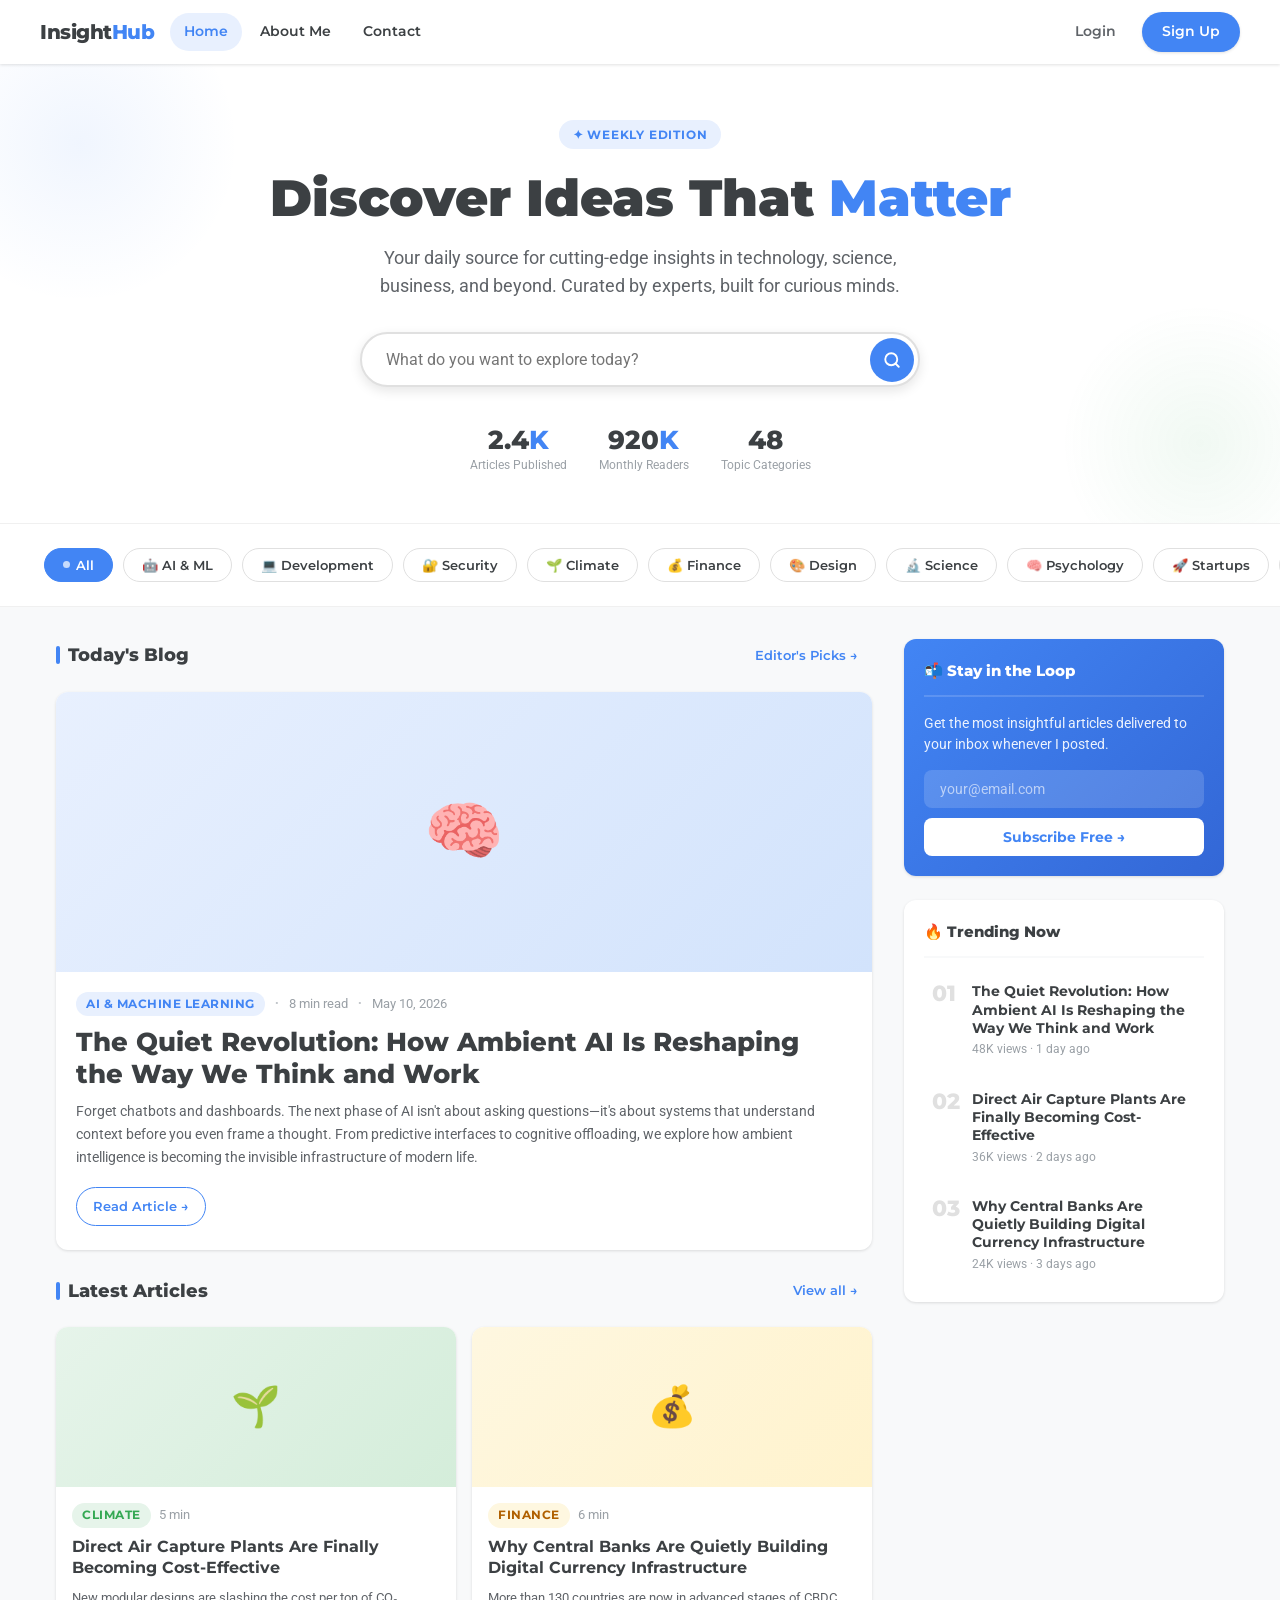
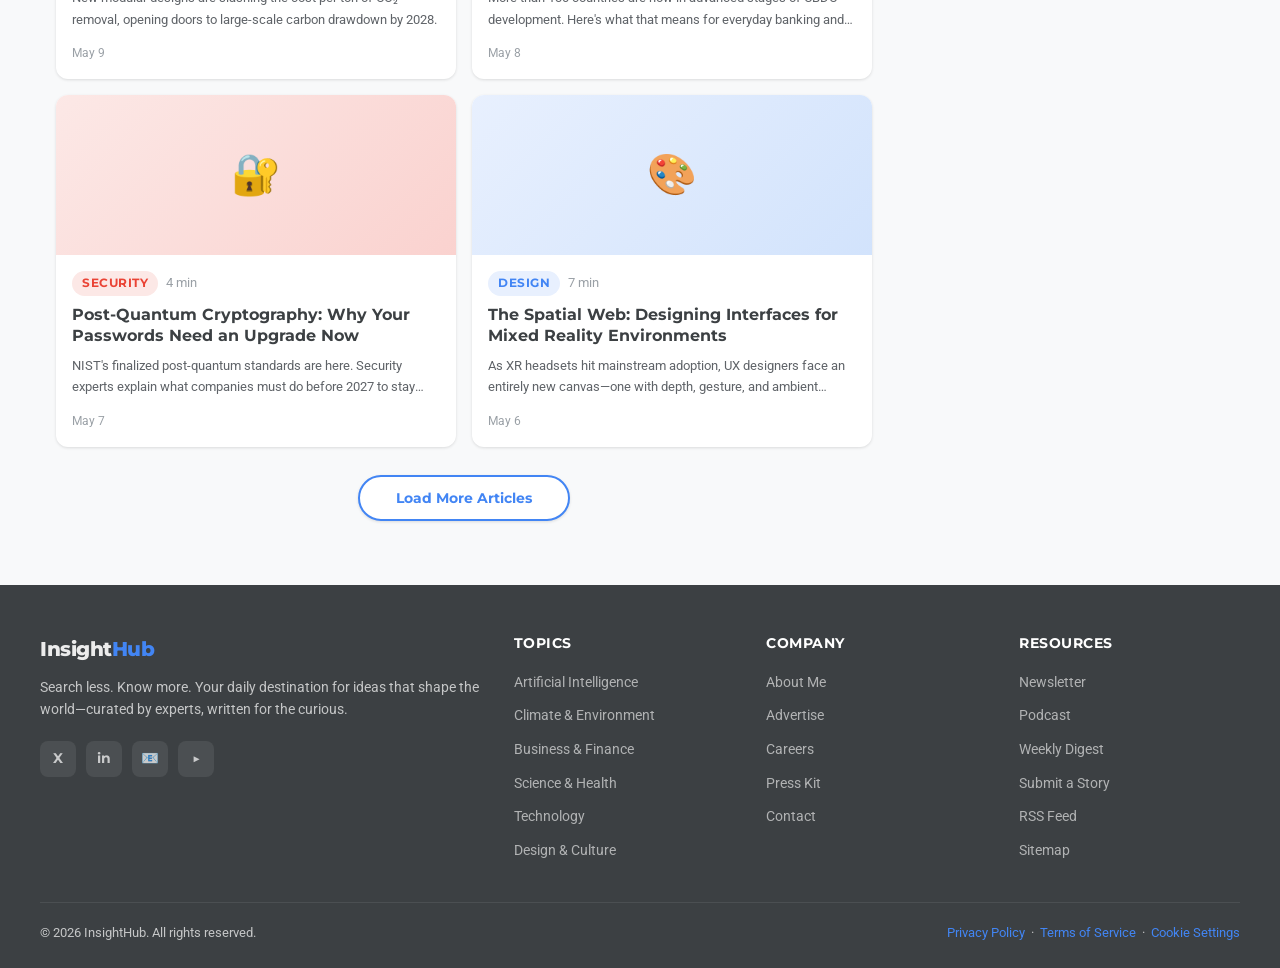
<file: index.html>
<!DOCTYPE html>
<html lang="en">

<head>
    <meta charset="UTF-8">
    <meta name="viewport" content="width=device-width, initial-scale=1.0">
    <title>InsightHub — Search Less. Know More.</title>
    <link
        href="https://fonts.googleapis.com/css2?family=Montserrat:wght@400;600;700;800;900&family=Roboto:wght@300;400;500&family=Roboto+Mono:wght@400;500&display=swap"
        rel="stylesheet">
    <link rel="stylesheet" href="style.css">
</head>

<body>

    <!-- Reading progress -->
    <div id="progress-bar"></div>

    <!-- Search Overlay -->
    <div class="search-overlay" id="searchOverlay">
        <div class="search-box">
            <div class="search-box-header">
                <input type="text" id="overlaySearch" placeholder="Search articles, topics…" autofocus>
                <button class="search-close" onclick="closeSearch()">✕</button>
            </div>
            <div class="search-suggestions">
                <div class="suggestion-item"><span class="suggestion-icon">🔥</span> AI & Machine Learning Trends</div>
                <div class="suggestion-item"><span class="suggestion-icon">💡</span> Productivity Tips 2025</div>
                <div class="suggestion-item"><span class="suggestion-icon">🌍</span> Climate Tech Innovations</div>
                <div class="suggestion-item"><span class="suggestion-icon">📱</span> Mobile Development Best Practices
                </div>
                <div class="suggestion-item"><span class="suggestion-icon">🔐</span> Cybersecurity for Beginners</div>
            </div>
        </div>
    </div>

    <!-- ─── NAVBAR ─── -->
    <nav>
        <div class="nav-inner">
            <a href="index.html" class="logo">
                <div class="logo-text">
                    <span>Insight</span><span>Hub</span>
                </div>
            </a>



            <div class="nav-links">
                <a href="index.html" class="active">Home</a>
                <a href="about.html">About Me</a>
                <a href="contact.html">Contact</a>
            </div>

            <div class="nav-actions">
                <a href="#" class="btn-auth-link" onclick="openAuthModal('login')">Login</a>
                <a href="#" class="btn btn-primary btn-sm btn-signup" onclick="openAuthModal('signup')">Sign Up</a>
                <button class="hamburger" id="hamburger" onclick="toggleMenu()">
                    <span></span><span></span><span></span>
                </button>
            </div>
        </div>

        <!-- Mobile menu -->
        <div class="mobile-menu" id="mobileMenu">
            <div class="mobile-links">
                <a href="index.html" class="active">Home</a>
                <a href="about.html">About Me</a>
                <a href="contact.html">Contact</a>
                <div class="mobile-divider"></div>
                <div class="mobile-auth-actions">
                    <a href="#" class="mobile-btn-login" onclick="openAuthModal('login'); toggleMenu();">Login</a>
                    <a href="#" class="mobile-btn-signup" onclick="openAuthModal('signup'); toggleMenu();">Sign Up</a>
                </div>
            </div>
        </div>
    </nav>

    <!-- ─── HERO ─── -->
    <section class="hero">
        <div class="hero-tag">✦ Weekly Edition</div>
        <h1>Discover Ideas That <em>Matter</em></h1>
        <p>Your daily source for cutting-edge insights in technology, science, business, and beyond. Curated by experts,
            built for curious minds.</p>
        <div class="hero-search">
            <input type="text" placeholder="What do you want to explore today?" onclick="openSearch()">
            <button onclick="openSearch()">
                <svg width="18" height="18" viewBox="0 0 24 24" fill="none" stroke="currentColor" stroke-width="2.5"
                    stroke-linecap="round" stroke-linejoin="round">
                    <circle cx="11" cy="11" r="8" />
                    <path d="m21 21-4.35-4.35" />
                </svg>
            </button>
        </div>
        <div class="hero-stats">
            <div class="stat">
                <div class="stat-num">2.4<span>K</span></div>
                <div class="stat-label">Articles Published</div>
            </div>
            <div class="stat">
                <div class="stat-num">920<span>K</span></div>
                <div class="stat-label">Monthly Readers</div>
            </div>
            <div class="stat">
                <div class="stat-num">48</div>
                <div class="stat-label">Topic Categories</div>
            </div>
        </div>
    </section>

    <!-- ─── CATEGORIES ─── -->
    <div class="categories">
        <div class="cat-list">
            <button class="cat-pill active" data-filter="all" onclick="filterCat(this)"><span
                    class="dot"></span>All</button>
            <button class="cat-pill" data-filter="ai" onclick="filterCat(this)">🤖 AI & ML</button>
            <button class="cat-pill" data-filter="dev" onclick="filterCat(this)">💻 Development</button>
            <button class="cat-pill" data-filter="security" onclick="filterCat(this)">🔐 Security</button>
            <button class="cat-pill" data-filter="climate" onclick="filterCat(this)">🌱 Climate</button>
            <button class="cat-pill" data-filter="finance" onclick="filterCat(this)">💰 Finance</button>
            <button class="cat-pill" data-filter="design" onclick="filterCat(this)">🎨 Design</button>
            <button class="cat-pill" data-filter="science" onclick="filterCat(this)">🔬 Science</button>
            <button class="cat-pill" data-filter="psychology" onclick="filterCat(this)">🧠 Psychology</button>
            <button class="cat-pill" data-filter="startups" onclick="filterCat(this)">🚀 Startups</button>
            <button class="cat-pill" data-filter="health" onclick="filterCat(this)">❤️ Health</button>
        </div>
    </div>

    <!-- ─── MAIN CONTENT ─── -->
    <div class="main">
        <!-- Primary Content -->
        <div class="content-area">

            <!-- Today's Blog -->
            <div class="section-header fade-up">
                <div class="section-title">Today's Blog</div>
                <a href="#" class="see-all">Editor's Picks →</a>
            </div>

            <div class="featured-card fade-up fade-up-d1" data-category="ai" onclick="openBlogModal({
                title: 'The Quiet Revolution: How Ambient AI Is Reshaping the Way We Think and Work',
                tag: 'AI & Machine Learning',
                tagClass: 'tag-blue',
                readTime: '8 min read',
                date: 'May 10, 2026',
                content: `<p>Forget chatbots and dashboards. The next phase of AI isn\u0027t about asking questions—it\u0027s about systems that understand context before you even frame a thought.</p><p>From predictive interfaces to cognitive offloading, we explore how ambient intelligence is becoming the invisible infrastructure of modern life.</p><p><strong>What is Ambient AI?</strong></p><p>Ambient AI refers to intelligent systems that work in the background, anticipating user needs and providing assistance without explicit interaction. Unlike traditional AI interfaces that require user input, ambient AI operates contextually and proactively.</p><p><strong>Key Applications</strong></p><ul><li>Predictive text and autocomplete systems</li><li>Smart home automation</li><li>Healthcare monitoring systems</li><li>Personalized recommendation engines</li><li>Context-aware productivity tools</li></ul><p><strong>The Future of Work</strong></p><p>As ambient AI becomes more sophisticated, the way we work will fundamentally change. Instead of spending time searching for information or manually executing repetitive tasks, workers will focus on strategic thinking and creative problem-solving. AI will handle the cognitive heavy lifting, freeing humans to do what they do best: innovate and collaborate.</p><p>The transition won\u0027t be seamless, and there will be challenges around privacy, data security, and workforce adaptation. However, the potential benefits—increased productivity, better decision-making, and improved quality of life—make this transformation inevitable.</p>`
            })" style="cursor: pointer;">
                <div class="featured-img">
                    <div class="featured-img-placeholder">🧠</div>
                </div>
                <div class="featured-body">
                    <div class="featured-meta">
                        <span class="tag tag-blue">AI & Machine Learning</span>
                        <span class="meta-dot">•</span>
                        <span class="meta-time">8 min read</span>
                        <span class="meta-dot">•</span>
                        <span class="meta-time">May 10, 2026</span>
                    </div>
                    <h2 class="featured-title">The Quiet Revolution: How Ambient AI Is Reshaping the Way We Think and
                        Work</h2>
                    <p class="featured-excerpt">Forget chatbots and dashboards. The next phase of AI isn't about asking
                        questions—it's about systems that understand context before you even frame a thought. From
                        predictive interfaces to cognitive offloading, we explore how ambient intelligence is becoming
                        the invisible infrastructure of modern life.</p>
                    <div class="featured-footer">
                        <a href="#" class="read-btn">Read Article →</a>
                    </div>
                </div>
            </div>

            <!-- Latest Posts -->
            <div class="section-header fade-up fade-up-d2">
                <div class="section-title">Latest Articles</div>
                <a href="#" class="see-all">View all →</a>
            </div>

            <div class="post-grid" id="postGrid">

                <div class="post-card fade-up fade-up-d1" data-category="climate" onclick="openBlogModal({
                    title: 'Direct Air Capture Plants Are Finally Becoming Cost-Effective',
                    tag: 'Climate',
                    tagClass: 'tag-green',
                    readTime: '5 min',
                    date: 'May 9',
                    content: `<p>New modular designs are slashing the cost per ton of CO₂ removal, opening doors to large-scale carbon drawdown by 2028.</p><p><strong>The Cost Breakthrough</strong></p><p>For years, direct air capture (DAC) technology has been saddled with high costs—often $200-600 per ton of CO₂ removed. A new generation of modular DAC plants is bringing this down to under $100 per ton, making carbon removal economically viable at scale.</p><p><strong>How It Works</strong></p><p>These plants use advanced sorbent materials and optimized airflow designs to capture CO₂ directly from the atmosphere. The captured carbon can then be stored permanently underground or utilized in various industrial applications.</p><p><strong>Global Impact</strong></p><p>Leading companies are already deploying these plants across multiple continents. With carbon prices rising and corporate ESG commitments strengthening, the DAC industry is poised for exponential growth. Industry experts predict that by 2030, we\u0027ll have the capacity to remove over 1 billion tons of CO₂ annually from the atmosphere.</p><p>This technology represents a crucial weapon in our fight against climate change, offering hope that we can actively reduce atmospheric CO₂ levels while transitioning to renewable energy.</p>`
                })" style="cursor: pointer;">
                    <div class="post-img" style="background: linear-gradient(135deg, #e6f4ea, #d4edda);">🌱</div>
                    <div class="post-body">
                        <div class="post-meta">
                            <span class="tag tag-green">Climate</span>
                            <span class="meta-time">5 min</span>
                        </div>
                        <h3 class="post-title">Direct Air Capture Plants Are Finally Becoming Cost-Effective</h3>
                        <p class="post-excerpt">New modular designs are slashing the cost per ton of CO₂ removal,
                            opening doors to large-scale carbon drawdown by 2028.</p>
                        <div class="post-footer">
                            <div class="post-date">May 9</div>
                        </div>
                    </div>
                </div>

                <div class="post-card fade-up fade-up-d2" data-category="finance" onclick="openBlogModal({
                    title: 'Why Central Banks Are Quietly Building Digital Currency Infrastructure',
                    tag: 'Finance',
                    tagClass: 'tag-yellow',
                    readTime: '6 min',
                    date: 'May 8',
                    content: `<p>More than 130 countries are now in advanced stages of CBDC development. Here's what that means for everyday banking and privacy.</p><p><strong>The CBDC Revolution</strong></p><p>Central Bank Digital Currencies (CBDCs) are digital versions of national fiat currencies, issued and regulated by central banks. Unlike cryptocurrencies, CBDCs are fully backed by governments and integrate into existing financial systems.</p><p><strong>Global Development</strong></p><p>The European Union, China, Singapore, and dozens of other nations have launched CBDC pilots. The U.S. Federal Reserve is intensifying its research and development efforts. This coordinated global shift signals a fundamental reimagining of how money moves.</p><p><strong>Implications for Consumers</strong></p><p>CBDCs offer several advantages: instant settlements, reduced transaction fees, improved financial inclusion, and enhanced transparency. However, they also raise privacy concerns as central banks would have unprecedented visibility into citizen financial transactions.</p><p><strong>The Timeline</strong></p><p>Most analysts expect widespread CBDC adoption within 5-10 years. This will fundamentally change banking, payment systems, and monetary policy transmission. Financial institutions are racing to prepare infrastructure for this transition.</p>`
                })" style="cursor: pointer;">
                    <div class="post-img" style="background: linear-gradient(135deg, #fef7e0, #fff3cd);">💰</div>
                    <div class="post-body">
                        <div class="post-meta">
                            <span class="tag tag-yellow">Finance</span>
                            <span class="meta-time">6 min</span>
                        </div>
                        <h3 class="post-title">Why Central Banks Are Quietly Building Digital Currency Infrastructure
                        </h3>
                        <p class="post-excerpt">More than 130 countries are now in advanced stages of CBDC development.
                            Here's what that means for everyday banking and privacy.</p>
                        <div class="post-footer">
                            <div class="post-date">May 8</div>
                        </div>
                    </div>
                </div>

                <div class="post-card fade-up fade-up-d3" data-category="security" onclick="openBlogModal({
                    title: 'Post-Quantum Cryptography: Why Your Passwords Need an Upgrade Now',
                    tag: 'Security',
                    tagClass: 'tag-red',
                    readTime: '4 min',
                    date: 'May 7',
                    content: `<p>NIST's finalized post-quantum standards are here. Security experts explain what companies must do before 2027 to stay protected.</p><p><strong>The Quantum Threat</strong></p><p>Quantum computers will eventually break current encryption standards. While full-scale quantum computers aren't here yet, the risk is real enough that NIST has spent years developing new cryptographic standards resistant to quantum attacks.</p><p><strong>NIST's Recommendations</strong></p><p>In August 2022, NIST finalized post-quantum cryptography standards that are now ready for deployment. These include ML-KEM for key encapsulation, ML-DSA for digital signatures, and SLH-DSA for hash-based signatures.</p><p><strong>Implementation Timeline</strong></p><p>Organizations should begin testing and transitioning to post-quantum cryptography immediately. The migration will take years, and early movers will have a significant security advantage. Critical infrastructure, financial institutions, and government agencies are prioritizing this transition.</p><p><strong>What You Need to Know</strong></p><p>If your organization handles sensitive data, you should assess your current cryptographic dependencies and create a transition plan. Post-quantum cryptography is no longer optional—it\u0027s a business imperative for cybersecurity.</p>`
                })" style="cursor: pointer;">
                    <div class="post-img" style="background: linear-gradient(135deg, #fce8e6, #fad2cf);">🔐</div>
                    <div class="post-body">
                        <div class="post-meta">
                            <span class="tag tag-red">Security</span>
                            <span class="meta-time">4 min</span>
                        </div>
                        <h3 class="post-title">Post-Quantum Cryptography: Why Your Passwords Need an Upgrade Now</h3>
                        <p class="post-excerpt">NIST's finalized post-quantum standards are here. Security experts
                            explain what companies must do before 2027 to stay protected.</p>
                        <div class="post-footer">
                            <div class="post-date">May 7</div>
                        </div>
                    </div>
                </div>

                <div class="post-card fade-up fade-up-d4" data-category="design" onclick="openBlogModal({
                    title: 'The Spatial Web: Designing Interfaces for Mixed Reality Environments',
                    tag: 'Design',
                    tagClass: 'tag-blue',
                    readTime: '7 min',
                    date: 'May 6',
                    content: `<p>As XR headsets hit mainstream adoption, UX designers face an entirely new canvas—one with depth, gesture, and ambient awareness.</p><p><strong>The Spatial Web Emerges</strong></p><p>The spatial web represents the convergence of physical and digital spaces. Unlike traditional 2D interfaces, spatial interfaces exist in three-dimensional environments, respond to gesture and movement, and integrate with real-world context.</p><p><strong>Design Principles</strong></p><p>Spatial UX requires rethinking fundamental design principles. Navigation, information hierarchy, and user feedback must work in 3D space. Designers must consider depth, perspective, real-world occlusion, and natural human gestures.</p><p><strong>Emerging Technologies</strong></p><p>Meta's Quest Pro, Apple's Vision Pro, and Microsoft's HoloLens 2 are leading the charge. These devices are shifting from niche gaming peripherals to mainstream productivity tools. Companies like Figma and Adobe are already building spatial design tools.</p><p><strong>The Future of Interaction</strong></p><p>Imagine designing documents in three dimensions, collaborating with teammates who appear as holograms, or controlling interfaces with natural hand gestures. This is no longer science fiction—it's the near future of work. Designers who master spatial UX will lead the next wave of digital innovation.</p>`
                })" style="cursor: pointer;">
                    <div class="post-img" style="background: linear-gradient(135deg, #e8f0fe, #d2e3fc);">🎨</div>
                    <div class="post-body">
                        <div class="post-meta">
                            <span class="tag tag-blue">Design</span>
                            <span class="meta-time">7 min</span>
                        </div>
                        <h3 class="post-title">The Spatial Web: Designing Interfaces for Mixed Reality Environments</h3>
                        <p class="post-excerpt">As XR headsets hit mainstream adoption, UX designers face an entirely
                            new canvas—one with depth, gesture, and ambient awareness.</p>
                        <div class="post-footer">
                            <div class="post-date">May 6</div>
                        </div>
                    </div>
                </div>

                <div class="post-card fade-up fade-up-d1" style="display:none;" data-extra data-category="science"
                    onclick="openBlogModal({
                    title: 'CRISPR 3.0: Precision Gene Editing Without the Off-Target Errors',
                    tag: 'Science',
                    tagClass: 'tag-blue',
                    readTime: '9 min',
                    date: 'May 5',
                    content: `<p>A new generation of base editors promises therapeutic gene editing with near-zero unintended mutations, potentially clearing FDA approval hurdles.</p><p><strong>The Evolution of CRISPR</strong></p><p>While earlier versions of CRISPR acted like molecular scissors, CRISPR 3.0 functions more like a pencil, rewriting single letters of DNA without severing the double helix. This precision dramatically reduces the risk of dangerous off-target effects.</p><p><strong>Therapeutic Potential</strong></p><p>These ultra-precise editors are currently in trials for treating genetic blindness, sickle cell disease, and high cholesterol. With safety profiles vastly improved, researchers anticipate a surge of FDA approvals for personalized gene therapies by the end of the decade.</p>`
                })" style="cursor: pointer;">
                    <div class="post-img" style="background: linear-gradient(135deg, #f3e8ff, #e9d5ff);">🔬</div>
                    <div class="post-body">
                        <div class="post-meta">
                            <span class="tag tag-blue">Science</span>
                            <span class="meta-time">9 min</span>
                        </div>
                        <h3 class="post-title">CRISPR 3.0: Precision Gene Editing Without the Off-Target Errors</h3>
                        <p class="post-excerpt">A new generation of base editors promises therapeutic gene editing with
                            near-zero unintended mutations, potentially clearing FDA approval hurdles.</p>
                        <div class="post-footer">
                            <div class="post-date">May 5</div>
                        </div>
                    </div>
                </div>

                <div class="post-card fade-up fade-up-d2" style="display:none;" data-extra data-category="startups"
                    onclick="openBlogModal({
                    title: 'The $100B Moment: How Climate Tech Became the New SaaS Gold Rush',
                    tag: 'Startups',
                    tagClass: 'tag-blue',
                    readTime: '5 min',
                    date: 'May 4',
                    content: `<p>Venture capital has quietly pivoted. Climate startups are attracting the same valuations that once defined the cloud-software era.</p><p><strong>A Massive Capital Shift</strong></p><p>In the past 24 months, climate tech funding has surged by over 400%. This is no longer a niche, impact-driven sector; it is seen as the largest economic opportunity since the dawn of the internet. From grid optimization software to novel battery chemistries, venture capital is aggressively funding the green transition.</p><p><strong>The Talent Migration</strong></p><p>It's not just money—it's talent. Top engineers and founders from traditional big tech companies are leaving in droves to tackle the climate crisis. This convergence of capital and top-tier talent is creating a powerful innovation engine that promises to reshape the global economy.</p>`
                })" style="cursor: pointer;">
                    <div class="post-img" style="background: linear-gradient(135deg, #e0f2fe, #bae6fd);">🚀</div>
                    <div class="post-body">
                        <div class="post-meta">
                            <span class="tag tag-blue">Startups</span>
                            <span class="meta-time">5 min</span>
                        </div>
                        <h3 class="post-title">The $100B Moment: How Climate Tech Became the New SaaS Gold Rush</h3>
                        <p class="post-excerpt">Venture capital has quietly pivoted. Climate startups are attracting the
                            same valuations that once defined the cloud-software era.</p>
                        <div class="post-footer">
                            <div class="post-date">May 4</div>
                        </div>
                    </div>
                </div>

                <div class="post-card fade-up fade-up-d3" style="display:none;" data-extra data-category="dev" onclick="openBlogModal({
                    title: 'The Rise of Local-First Web Applications',
                    tag: 'Development',
                    tagClass: 'tag-blue',
                    readTime: '6 min read',
                    date: 'May 3',
                    content: `<p>A major paradigm shift is happening in web development: local-first software. Unlike traditional cloud-centric applications, local-first apps store data primarily on the user\'s device and sync to the cloud in the background.</p><p><strong>Why Local-First?</strong></p><p>Local-first applications offer several profound benefits. First, they are extremely fast because data is accessed directly from local storage. Second, they work seamlessly offline. Third, they give users more control over their data privacy.</p><p><strong>The Technical Challenge</strong></p><p>Building local-first apps requires resolving complex data synchronization conflicts. Technologies like CRDTs (Conflict-free Replicated Data Types) and advanced local databases (like SQLite in the browser via WebAssembly) are making this architecture increasingly accessible.</p><p>As these tools mature, we can expect a new generation of web applications that rival the performance and reliability of native desktop software.</p>`
                })" style="cursor: pointer;">
                    <div class="post-img" style="background: linear-gradient(135deg, #e8f0fe, #c2e0ff);">💻</div>
                    <div class="post-body">
                        <div class="post-meta">
                            <span class="tag tag-blue">Development</span>
                            <span class="meta-time">6 min</span>
                        </div>
                        <h3 class="post-title">The Rise of Local-First Web Applications</h3>
                        <p class="post-excerpt">How local-first architectures and CRDTs are bringing native-like speeds
                            and offline capabilities to the web.</p>
                        <div class="post-footer">
                            <div class="post-date">May 3</div>
                        </div>
                    </div>
                </div>

                <div class="post-card fade-up fade-up-d4" style="display:none;" data-extra data-category="psychology"
                    onclick="openBlogModal({
                    title: 'The Psychology of Digital Minimalism',
                    tag: 'Psychology',
                    tagClass: 'tag-yellow',
                    readTime: '8 min read',
                    date: 'May 2',
                    content: `<p>In an era of constant connectivity, our attention has become the most contested commodity. Digital minimalism isn\'t just about screen time limits—it\'s a fundamental rethinking of how we interact with technology to reclaim our cognitive autonomy.</p><p><strong>The Attention Economy</strong></p><p>Modern applications are engineered using principles of operant conditioning. The unpredictable rewards of endless scrolling and notification pings trigger dopamine loops similar to slot machines. This constant cognitive fragmentation leads to increased anxiety and reduced deep-work capacity.</p><p><strong>Reclaiming Focus</strong></p><p>Research shows that intentionally restricting digital inputs can significantly lower baseline cortisol levels. Techniques like scheduled batch-processing of messages, removing algorithmic feeds, and establishing tech-free zones allow the brain\'s default mode network to recover.</p><p>Ultimately, digital minimalism isn\'t anti-technology. It\'s about utilizing technology on our own terms, shifting from passive consumption to intentional utility.</p>`
                })" style="cursor: pointer;">
                    <div class="post-img" style="background: linear-gradient(135deg, #fff8e1, #ffecb3);">🧠</div>
                    <div class="post-body">
                        <div class="post-meta">
                            <span class="tag tag-yellow">Psychology</span>
                            <span class="meta-time">8 min</span>
                        </div>
                        <h3 class="post-title">The Psychology of Digital Minimalism</h3>
                        <p class="post-excerpt">Understanding how the attention economy affects our cognitive autonomy,
                            and science-backed strategies to reclaim focus.</p>
                        <div class="post-footer">
                            <div class="post-date">May 2</div>
                        </div>
                    </div>
                </div>

                <div class="post-card fade-up fade-up-d1" style="display:none;" data-extra data-category="health"
                    onclick="openBlogModal({
                    title: 'The Microbiome Connection: How Gut Health Shapes Mental Health',
                    tag: 'Health',
                    tagClass: 'tag-red',
                    readTime: '7 min read',
                    date: 'May 1',
                    content: `<p>The human gut contains trillions of microorganisms. For decades, we viewed them simply as digestive aids. Today, researchers are uncovering a profound connection between these microbes and our neurological well-being.</p><p><strong>The Gut-Brain Axis</strong></p><p>The gut and the brain communicate bidirectionally via the vagus nerve and biochemical signaling. Remarkably, the gut microbiota produces about 90% of the body\'s serotonin, a crucial neurotransmitter regulating mood, sleep, and emotion.</p><p><strong>Psychobiotics</strong></p><p>A new frontier in psychiatry involves \'psychobiotics\'—targeted interventions using specific strains of bacteria to treat mental health conditions like depression and anxiety. Early clinical trials are showing promising results that could revolutionize psychiatric care.</p><p><strong>Actionable Steps</strong></p><p>A diet rich in diverse, plant-based fibers, fermented foods, and limited processed sugars is the most effective way to cultivate a resilient microbiome. Nurturing your gut might just be the most impactful step you can take for your mental health.</p>`
                })" style="cursor: pointer;">
                    <div class="post-img" style="background: linear-gradient(135deg, #fce8e6, #f8bbd0);">❤️</div>
                    <div class="post-body">
                        <div class="post-meta">
                            <span class="tag tag-red">Health</span>
                            <span class="meta-time">7 min</span>
                        </div>
                        <h3 class="post-title">The Microbiome Connection: How Gut Health Shapes Mental Health</h3>
                        <p class="post-excerpt">Emerging research reveals the profound bidirectional communication
                            between our gut bacteria and neurological well-being.</p>
                        <div class="post-footer">
                            <div class="post-date">May 1</div>
                        </div>
                    </div>
                </div>

            </div>

            <div class="load-more-wrap">
                <button class="btn-load" id="loadMoreBtn" onclick="loadMore()">Load More Articles</button>
            </div>

        </div>

        <!-- ─── SIDEBAR ─── -->
        <aside class="sidebar">

            <!-- Newsletter -->
            <div class="widget newsletter-widget">
                <div class="widget-title">📬 Stay in the Loop</div>
                <p>Get the most insightful articles delivered to your inbox whenever I posted.</p>
                <input type="email" placeholder="your@email.com">
                <button class="btn-subscribe" onclick="handleSubscribe(this)">Subscribe Free →</button>
            </div>

            <!-- Trending -->
            <div class="widget">
                <div class="widget-title">🔥 Trending Now</div>
                <ul class="trending-list">
                    <li class="trending-item">
                        <div class="trending-num">01</div>
                        <div class="trending-content">
                            <div class="trending-title">How GPT-5 Is Changing Scientific Research Forever</div>
                            <div class="trending-meta">32K views · 3 days ago</div>
                        </div>
                    </li>
                    <li class="trending-item">
                        <div class="trending-num">02</div>
                        <div class="trending-content">
                            <div class="trending-title">The Psychology Behind Viral Misinformation</div>
                            <div class="trending-meta">28K views · 5 days ago</div>
                        </div>
                    </li>
                    <li class="trending-item">
                        <div class="trending-num">03</div>
                        <div class="trending-content">
                            <div class="trending-title">Inside Tesla's New Battery Chemistry</div>
                            <div class="trending-meta">21K views · 1 week ago</div>
                        </div>
                    </li>
                </ul>
            </div>



        </aside>
    </div>

    <!-- ─── FOOTER ─── -->
    <footer>
        <div class="footer-inner">
            <div class="footer-grid">
                <div class="footer-brand">
                    <a href="index.html" class="logo" style="text-decoration:none;">
                        <div class="logo-text">
                            <span>Insight</span><span>Hub</span>
                        </div>
                    </a>
                    <p>Search less. Know more. Your daily destination for ideas that shape the world—curated by experts,
                        written for the curious.</p>
                    <div class="social-links">
                        <a class="social-link" href="#">X</a>
                        <a class="social-link" href="#">in</a>
                        <a class="social-link" href="#">📧</a>
                        <a class="social-link" href="#">▶</a>
                    </div>
                </div>

                <div>
                    <div class="footer-col-title">Topics</div>
                    <ul class="footer-links">
                        <li><a href="#">Artificial Intelligence</a></li>
                        <li><a href="#">Climate & Environment</a></li>
                        <li><a href="#">Business & Finance</a></li>
                        <li><a href="#">Science & Health</a></li>
                        <li><a href="#">Technology</a></li>
                        <li><a href="#">Design & Culture</a></li>
                    </ul>
                </div>

                <div>
                    <div class="footer-col-title">Company</div>
                    <ul class="footer-links">
                        <li><a href="about.html">About Me</a></li>
                        <li><a href="#">Advertise</a></li>
                        <li><a href="#">Careers</a></li>
                        <li><a href="#">Press Kit</a></li>
                        <li><a href="contact.html">Contact</a></li>
                    </ul>
                </div>

                <div>
                    <div class="footer-col-title">Resources</div>
                    <ul class="footer-links">
                        <li><a href="#">Newsletter</a></li>
                        <li><a href="#">Podcast</a></li>
                        <li><a href="#">Weekly Digest</a></li>
                        <li><a href="#">Submit a Story</a></li>
                        <li><a href="#">RSS Feed</a></li>
                        <li><a href="#">Sitemap</a></li>
                    </ul>
                </div>
            </div>

            <div class="footer-bottom">
                <div>© 2026 InsightHub. All rights reserved.</div>
                <div>
                    <a href="#">Privacy Policy</a> &nbsp;·&nbsp;
                    <a href="#">Terms of Service</a> &nbsp;·&nbsp;
                    <a href="#">Cookie Settings</a>
                </div>
            </div>
        </div>
    </footer>

    <!-- Blog Modal -->
    <div class="blog-modal" id="blogModal">
        <div class="blog-modal-content">
            <div class="blog-modal-header">
                <h2 id="modalTitle" class="blog-modal-title">Blog Title</h2>
                <button class="blog-modal-close" onclick="closeBlogModal()">✕</button>
            </div>
            <div class="blog-modal-meta">
                <span id="modalTag" class="tag">Tag</span>
                <span class="meta-dot">•</span>
                <span id="modalReadTime">5 min read</span>
                <span class="meta-dot">•</span>
                <span id="modalDate">May 10, 2026</span>
            </div>
            <div class="blog-modal-body" id="modalBody">
                <!-- Full blog content will be inserted here -->
            </div>
        </div>
    </div>

    <!-- Back to top -->
    <button id="back-top" onclick="window.scrollTo({top:0,behavior:'smooth'})">
        <svg width="18" height="18" viewBox="0 0 24 24" fill="none" stroke="currentColor" stroke-width="2.5"
            stroke-linecap="round" stroke-linejoin="round">
            <polyline points="18 15 12 9 6 15" />
        </svg>
    </button>

    <!-- Auth Modal -->
    <div class="auth-modal" id="authModal">
        <div class="auth-modal-content">
            <button class="auth-modal-close" onclick="closeAuthModal()">✕</button>
            
            <div class="auth-tabs">
                <button class="auth-tab active" id="tabLogin" onclick="switchAuthTab('login')">Sign In</button>
                <button class="auth-tab" id="tabSignup" onclick="switchAuthTab('signup')">Create Account</button>
            </div>
            
            <!-- Login Form -->
            <form id="loginForm" class="auth-form active" onsubmit="handleAuthSubmit(event, 'login')">
                <div class="form-group">
                    <label for="loginEmail">Email Address</label>
                    <div class="input-wrap">
                        <svg class="input-icon" width="16" height="16" viewBox="0 0 24 24" fill="none" stroke="currentColor" stroke-width="2" stroke-linecap="round" stroke-linejoin="round"><path d="m22 2-10 11M22 2l-7 20-4-9-9-4Z"/></svg>
                        <input type="email" id="loginEmail" placeholder="name@example.com" required>
                    </div>
                </div>
                
                <div class="form-group">
                    <div class="form-label-row">
                        <label for="loginPassword">Password</label>
                        <a href="#" class="form-forgot-link" onclick="alert('Password reset link sent!')">Forgot password?</a>
                    </div>
                    <div class="input-wrap">
                        <svg class="input-icon" width="16" height="16" viewBox="0 0 24 24" fill="none" stroke="currentColor" stroke-width="2" stroke-linecap="round" stroke-linejoin="round"><rect width="18" height="11" x="3" y="11" rx="2" ry="2"/><path d="M7 11V7a5 5 0 0 1 10 0v4"/></svg>
                        <input type="password" id="loginPassword" class="password-input" placeholder="Enter your password" required>
                        <button type="button" class="password-toggle" onclick="togglePasswordVisibility('loginPassword', this)">
                            <svg class="eye-icon" width="16" height="16" viewBox="0 0 24 24" fill="none" stroke="currentColor" stroke-width="2" stroke-linecap="round" stroke-linejoin="round"><path d="M2.062 12.348a1 1 0 0 1 0-.696 10.75 10.75 0 0 1 19.876 0 1 1 0 0 1 0 .696 10.75 10.75 0 0 1-19.876 0z"/><circle cx="12" cy="12" r="3"/></svg>
                        </button>
                    </div>
                </div>
                
                <button type="submit" class="btn btn-primary btn-auth-submit">
                    Sign In
                    <svg width="14" height="14" viewBox="0 0 24 24" fill="none" stroke="currentColor" stroke-width="2.5" stroke-linecap="round" stroke-linejoin="round"><path d="M5 12h14M12 5l7 7-7 7"/></svg>
                </button>
            </form>
            
            <!-- Signup Form -->
            <form id="signupForm" class="auth-form" onsubmit="handleAuthSubmit(event, 'signup')">
                <div class="form-group">
                    <label for="signupName">Full Name</label>
                    <div class="input-wrap">
                        <svg class="input-icon" width="16" height="16" viewBox="0 0 24 24" fill="none" stroke="currentColor" stroke-width="2" stroke-linecap="round" stroke-linejoin="round"><path d="M19 21v-2a4 4 0 0 0-4-4H9a4 4 0 0 0-4 4v2"/><circle cx="12" cy="7" r="4"/></svg>
                        <input type="text" id="signupName" placeholder="Ahmad Butt" required>
                    </div>
                </div>
                
                <div class="form-group">
                    <label for="signupEmail">Email Address</label>
                    <div class="input-wrap">
                        <svg class="input-icon" width="16" height="16" viewBox="0 0 24 24" fill="none" stroke="currentColor" stroke-width="2" stroke-linecap="round" stroke-linejoin="round"><path d="m22 2-10 11M22 2l-7 20-4-9-9-4Z"/></svg>
                        <input type="email" id="signupEmail" placeholder="name@example.com" required>
                    </div>
                </div>
                
                <div class="form-group">
                    <label for="signupPassword">Password</label>
                    <div class="input-wrap">
                        <svg class="input-icon" width="16" height="16" viewBox="0 0 24 24" fill="none" stroke="currentColor" stroke-width="2" stroke-linecap="round" stroke-linejoin="round"><rect width="18" height="11" x="3" y="11" rx="2" ry="2"/><path d="M7 11V7a5 5 0 0 1 10 0v4"/></svg>
                        <input type="password" id="signupPassword" class="password-input" placeholder="Create a strong password" required>
                        <button type="button" class="password-toggle" onclick="togglePasswordVisibility('signupPassword', this)">
                            <svg class="eye-icon" width="16" height="16" viewBox="0 0 24 24" fill="none" stroke="currentColor" stroke-width="2" stroke-linecap="round" stroke-linejoin="round"><path d="M2.062 12.348a1 1 0 0 1 0-.696 10.75 10.75 0 0 1 19.876 0 1 1 0 0 1 0 .696 10.75 10.75 0 0 1-19.876 0z"/><circle cx="12" cy="12" r="3"/></svg>
                        </button>
                    </div>
                </div>
                
                <div class="form-checkbox">
                    <input type="checkbox" id="signupTerms" required>
                    <label for="signupTerms">I agree to the <a href="#">Terms of Service</a> and <a href="#">Privacy Policy</a></label>
                </div>
                
                <button type="submit" class="btn btn-primary btn-auth-submit">
                    Create Account
                    <svg width="14" height="14" viewBox="0 0 24 24" fill="none" stroke="currentColor" stroke-width="2.5" stroke-linecap="round" stroke-linejoin="round"><path d="M5 12h14M12 5l7 7-7 7"/></svg>
                </button>
            </form>
            
            <!-- Success Message Card -->
            <div id="authSuccess" class="auth-success-card">
                <div class="success-checkmark-wrapper">
                    <svg class="success-checkmark" viewBox="0 0 52 52">
                        <circle class="success-checkmark-circle" cx="26" cy="26" r="25" fill="none" />
                        <path class="success-checkmark-check" fill="none" d="M14.1 27.2l7.1 7.2 16.7-16.8" />
                    </svg>
                </div>
                <h3 class="auth-success-title" id="authSuccessTitle">Welcome Back!</h3>
                <p class="auth-success-desc" id="authSuccessDesc">You have successfully signed in to InsightHub.</p>
            </div>
        </div>
    </div>

    <script src="script.js"></script>

    <!-- Bot Embeded -->
    <script src="https://cdn.botpress.cloud/webchat/v3.6/inject.js"></script>
    <script src="https://files.bpcontent.cloud/2026/05/19/14/20260519140653-6FODSSMK.js" defer></script>

</body>

</html>
</file>
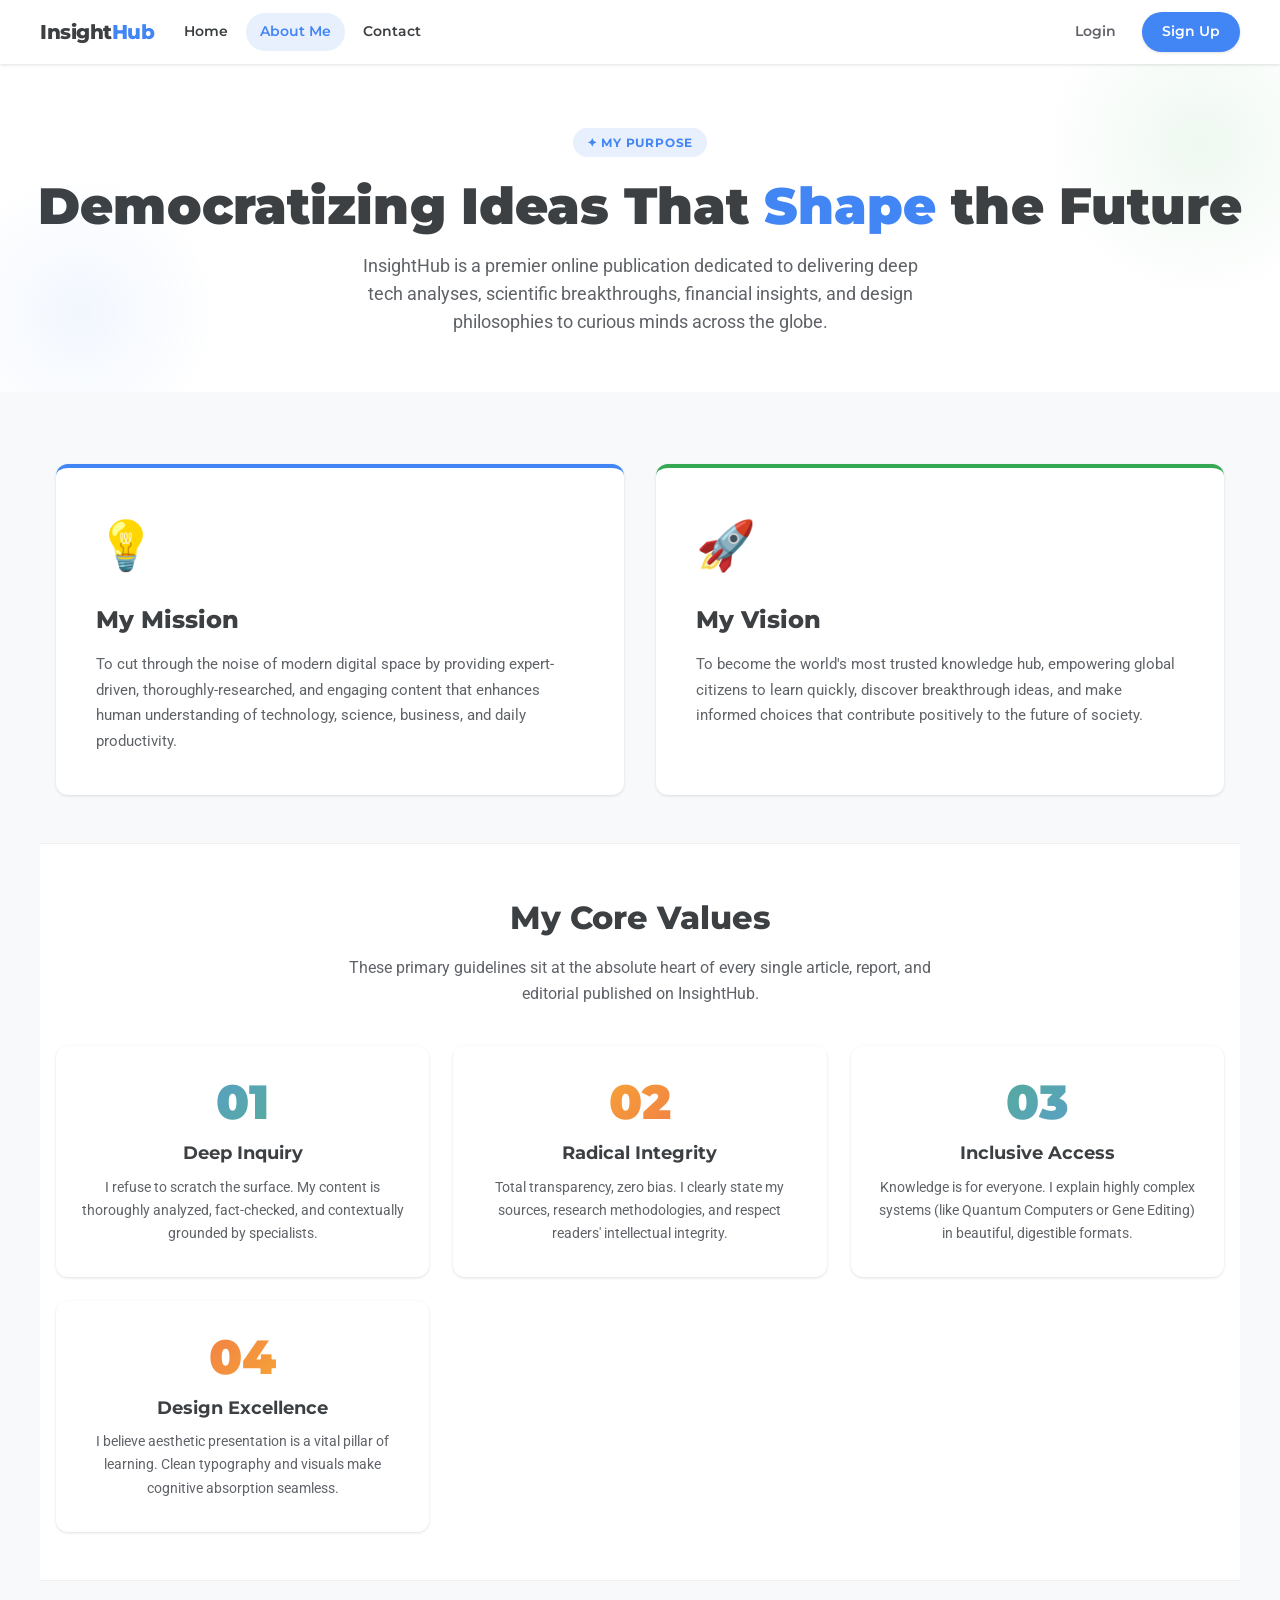
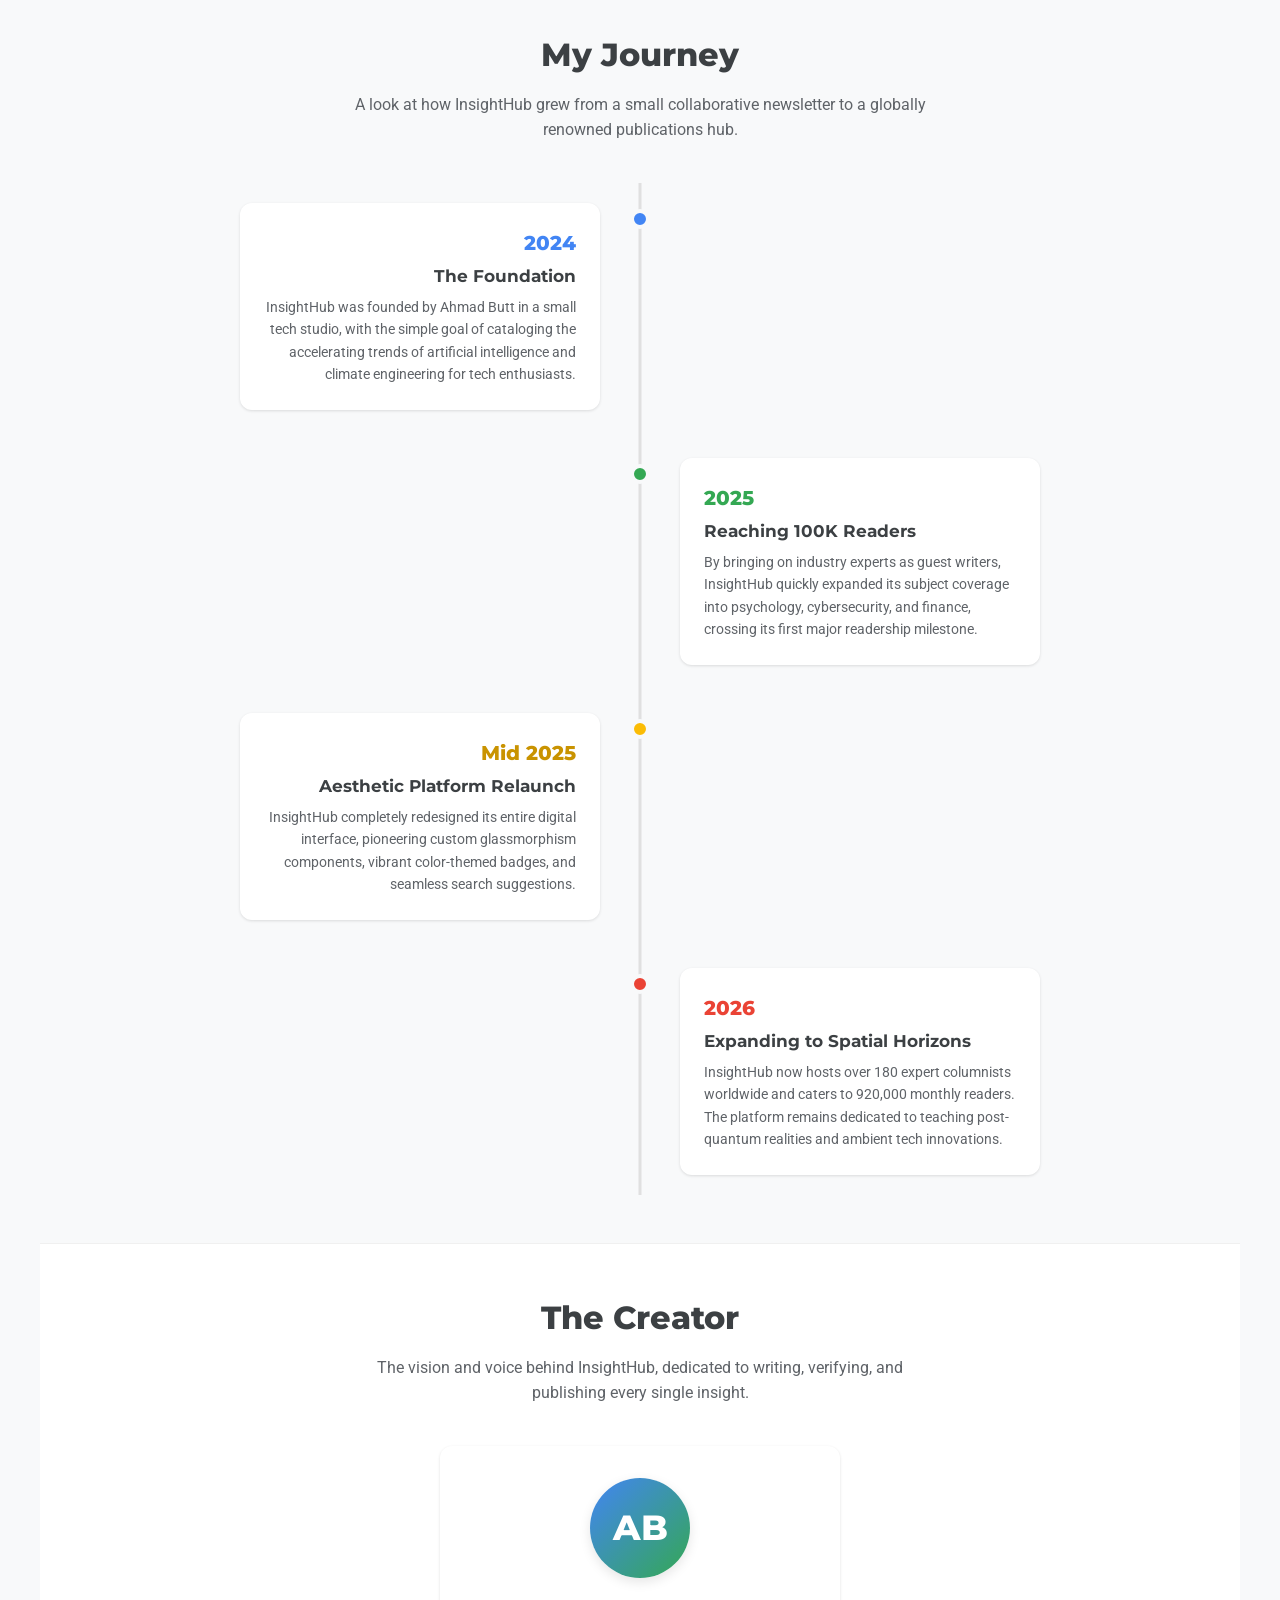
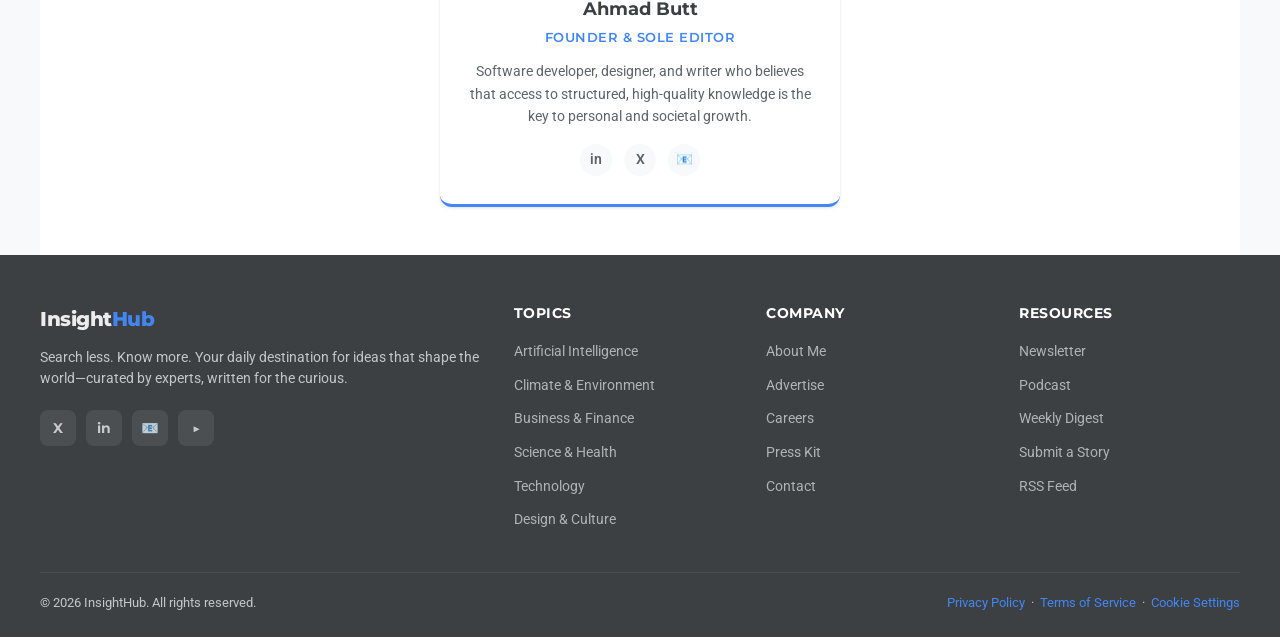
<file: about.html>
<!DOCTYPE html>
<html lang="en">

<head>
    <meta charset="UTF-8">
    <meta name="viewport" content="width=device-width, initial-scale=1.0">
    <title>About Me — InsightHub</title>
    <link
        href="https://fonts.googleapis.com/css2?family=Montserrat:wght@400;600;700;800;900&family=Roboto:wght@300;400;500&family=Roboto+Mono:wght@400;500&display=swap"
        rel="stylesheet">
    <link rel="stylesheet" href="style.css">
</head>

<body>

    <!-- Reading progress -->
    <div id="progress-bar"></div>

    <!-- Search Overlay -->
    <div class="search-overlay" id="searchOverlay">
        <div class="search-box">
            <div class="search-box-header">
                <input type="text" id="overlaySearch" placeholder="Search articles, topics…" autofocus>
                <button class="search-close" onclick="closeSearch()">✕</button>
            </div>
            <div class="search-suggestions">
                <div class="suggestion-item"><span class="suggestion-icon">🔥</span> AI & Machine Learning Trends</div>
                <div class="suggestion-item"><span class="suggestion-icon">💡</span> Productivity Tips 2025</div>
                <div class="suggestion-item"><span class="suggestion-icon">🌍</span> Climate Tech Innovations</div>
                <div class="suggestion-item"><span class="suggestion-icon">📱</span> Mobile Development Best Practices</div>
                <div class="suggestion-item"><span class="suggestion-icon">🔐</span> Cybersecurity for Beginners</div>
            </div>
        </div>
    </div>

    <!-- ─── NAVBAR ─── -->
    <nav>
        <div class="nav-inner">
            <a href="index.html" class="logo">
                <div class="logo-text">
                    <span>Insight</span><span>Hub</span>
                </div>
            </a>



            <div class="nav-links">
                <a href="index.html">Home</a>
                <a href="about.html" class="active">About Me</a>
                <a href="contact.html">Contact</a>
            </div>

            <div class="nav-actions">
                <a href="#" class="btn-auth-link" onclick="openAuthModal('login')">Login</a>
                <a href="#" class="btn btn-primary btn-sm btn-signup" onclick="openAuthModal('signup')">Sign Up</a>
                <button class="hamburger" id="hamburger" onclick="toggleMenu()">
                    <span></span><span></span><span></span>
                </button>
            </div>
        </div>

        <!-- Mobile menu -->
        <div class="mobile-menu" id="mobileMenu">
            <div class="mobile-links">
                <a href="index.html">Home</a>
                <a href="about.html" class="active">About Me</a>
                <a href="contact.html">Contact</a>
                <div class="mobile-divider"></div>
                <div class="mobile-auth-actions">
                    <a href="#" class="mobile-btn-login" onclick="openAuthModal('login'); toggleMenu();">Login</a>
                    <a href="#" class="mobile-btn-signup" onclick="openAuthModal('signup'); toggleMenu();">Sign Up</a>
                </div>
            </div>
        </div>
    </nav>

    <!-- ─── HERO ─── -->
    <section class="about-hero">
        <div class="hero-tag">✦ My Purpose</div>
        <h1>Democratizing Ideas That <em>Shape</em> the Future</h1>
        <p>InsightHub is a premier online publication dedicated to delivering deep tech analyses, scientific breakthroughs, financial insights, and design philosophies to curious minds across the globe.</p>
    </section>

    <!-- ─── MISSION & VISION ─── -->
    <section class="about-grid-section">
        <div class="mission-vision-grid">
            <div class="mv-card fade-up fade-up-d1">
                <div class="mv-icon">💡</div>
                <h3>My Mission</h3>
                <p>To cut through the noise of modern digital space by providing expert-driven, thoroughly-researched, and engaging content that enhances human understanding of technology, science, business, and daily productivity.</p>
            </div>
            <div class="mv-card fade-up fade-up-d2">
                <div class="mv-icon">🚀</div>
                <h3>My Vision</h3>
                <p>To become the world's most trusted knowledge hub, empowering global citizens to learn quickly, discover breakthrough ideas, and make informed choices that contribute positively to the future of society.</p>
            </div>
        </div>
    </section>

    <!-- ─── CORE VALUES ─── -->
    <section class="about-grid-section" style="background: var(--white); border-top: 1px solid #f0f0f0; border-bottom: 1px solid #f0f0f0;">
        <div class="section-head-center">
            <h2>My Core Values</h2>
            <p>These primary guidelines sit at the absolute heart of every single article, report, and editorial published on InsightHub.</p>
        </div>
        <div class="values-grid">
            <div class="value-card fade-up fade-up-d1">
                <div class="value-num">01</div>
                <h3>Deep Inquiry</h3>
                <p>I refuse to scratch the surface. My content is thoroughly analyzed, fact-checked, and contextually grounded by specialists.</p>
            </div>
            <div class="value-card fade-up fade-up-d2">
                <div class="value-num">02</div>
                <h3>Radical Integrity</h3>
                <p>Total transparency, zero bias. I clearly state my sources, research methodologies, and respect readers' intellectual integrity.</p>
            </div>
            <div class="value-card fade-up fade-up-d3">
                <div class="value-num">03</div>
                <h3>Inclusive Access</h3>
                <p>Knowledge is for everyone. I explain highly complex systems (like Quantum Computers or Gene Editing) in beautiful, digestible formats.</p>
            </div>
            <div class="value-card fade-up fade-up-d4">
                <div class="value-num">04</div>
                <h3>Design Excellence</h3>
                <p>I believe aesthetic presentation is a vital pillar of learning. Clean typography and visuals make cognitive absorption seamless.</p>
            </div>
        </div>
    </section>

    <!-- ─── MILESTONE TIMELINE ─── -->
    <section class="about-grid-section">
        <div class="section-head-center">
            <h2>My Journey</h2>
            <p>A look at how InsightHub grew from a small collaborative newsletter to a globally renowned publications hub.</p>
        </div>
        <div class="timeline">
            <div class="timeline-item fade-up fade-up-d1">
                <div class="timeline-badge"></div>
                <div class="timeline-content">
                    <span class="timeline-year">2024</span>
                    <h4>The Foundation</h4>
                    <p>InsightHub was founded by Ahmad Butt in a small tech studio, with the simple goal of cataloging the accelerating trends of artificial intelligence and climate engineering for tech enthusiasts.</p>
                </div>
            </div>
            <div class="timeline-item fade-up fade-up-d2">
                <div class="timeline-badge"></div>
                <div class="timeline-content">
                    <span class="timeline-year">2025</span>
                    <h4>Reaching 100K Readers</h4>
                    <p>By bringing on industry experts as guest writers, InsightHub quickly expanded its subject coverage into psychology, cybersecurity, and finance, crossing its first major readership milestone.</p>
                </div>
            </div>
            <div class="timeline-item fade-up fade-up-d3">
                <div class="timeline-badge"></div>
                <div class="timeline-content">
                    <span class="timeline-year">Mid 2025</span>
                    <h4>Aesthetic Platform Relaunch</h4>
                    <p>InsightHub completely redesigned its entire digital interface, pioneering custom glassmorphism components, vibrant color-themed badges, and seamless search suggestions.</p>
                </div>
            </div>
            <div class="timeline-item fade-up fade-up-d4">
                <div class="timeline-badge"></div>
                <div class="timeline-content">
                    <span class="timeline-year">2026</span>
                    <h4>Expanding to Spatial Horizons</h4>
                    <p>InsightHub now hosts over 180 expert columnists worldwide and caters to 920,000 monthly readers. The platform remains dedicated to teaching post-quantum realities and ambient tech innovations.</p>
                </div>
            </div>
        </div>
    </section>

    <!-- ─── MEET THE FOUNDER ─── -->
    <section class="about-grid-section" style="background: var(--white); border-top: 1px solid #f0f0f0;">
        <div class="section-head-center">
            <h2>The Creator</h2>
            <p>The vision and voice behind InsightHub, dedicated to writing, verifying, and publishing every single insight.</p>
        </div>
        <div style="max-width: 400px; margin: 0 auto;">
            <div class="team-card fade-up fade-up-d1" style="border-bottom-color: var(--blue);">
                <div class="team-avatar-container">
                    <div class="team-avatar-large" style="background: linear-gradient(135deg, #4285F4, #34A853);">AB</div>
                </div>
                <div class="team-info">
                    <div class="team-name">Ahmad Butt</div>
                    <div class="team-role">Founder &amp; Sole Editor</div>
                    <p class="team-bio">Software developer, designer, and writer who believes that access to structured, high-quality knowledge is the key to personal and societal growth.</p>
                    <div class="team-socials">
                        <a href="#" class="team-social-link">in</a>
                        <a href="#" class="team-social-link">X</a>
                        <a href="#" class="team-social-link">📧</a>
                    </div>
                </div>
            </div>
        </div>
    </section>

    <!-- ─── FOOTER ─── -->
    <footer>
        <div class="footer-inner">
            <div class="footer-grid">
                <div class="footer-brand">
                    <a href="index.html" class="logo" style="text-decoration:none;">
                        <div class="logo-text">
                            <span>Insight</span><span>Hub</span>
                        </div>
                    </a>
                    <p>Search less. Know more. Your daily destination for ideas that shape the world—curated by experts,
                        written for the curious.</p>
                    <div class="social-links">
                        <a class="social-link" href="#">X</a>
                        <a class="social-link" href="#">in</a>
                        <a class="social-link" href="#">📧</a>
                        <a class="social-link" href="#">▶</a>
                    </div>
                </div>

                <div>
                    <div class="footer-col-title">Topics</div>
                    <ul class="footer-links">
                        <li><a href="#">Artificial Intelligence</a></li>
                        <li><a href="#">Climate & Environment</a></li>
                        <li><a href="#">Business & Finance</a></li>
                        <li><a href="#">Science & Health</a></li>
                        <li><a href="#">Technology</a></li>
                        <li><a href="#">Design & Culture</a></li>
                    </ul>
                </div>

                <div>
                    <div class="footer-col-title">Company</div>
                    <ul class="footer-links">
                        <li><a href="about.html">About Me</a></li>
                        <li><a href="#">Advertise</a></li>
                        <li><a href="#">Careers</a></li>
                        <li><a href="#">Press Kit</a></li>
                        <li><a href="contact.html">Contact</a></li>
                    </ul>
                </div>

                <div>
                    <div class="footer-col-title">Resources</div>
                    <ul class="footer-links">
                        <li><a href="#">Newsletter</a></li>
                        <li><a href="#">Podcast</a></li>
                        <li><a href="#">Weekly Digest</a></li>
                        <li><a href="#">Submit a Story</a></li>
                        <li><a href="#">RSS Feed</a></li>
                    </ul>
                </div>
            </div>

            <div class="footer-bottom">
                <div>© 2026 InsightHub. All rights reserved.</div>
                <div>
                    <a href="#">Privacy Policy</a> &nbsp;·&nbsp;
                    <a href="#">Terms of Service</a> &nbsp;·&nbsp;
                    <a href="#">Cookie Settings</a>
                </div>
            </div>
        </div>
    </footer>

    <!-- Blog Modal -->
    <div class="blog-modal" id="blogModal">
        <div class="blog-modal-content">
            <div class="blog-modal-header">
                <h2 id="modalTitle" class="blog-modal-title">Blog Title</h2>
                <button class="blog-modal-close" onclick="closeBlogModal()">✕</button>
            </div>
            <div class="blog-modal-meta">
                <span id="modalTag" class="tag">Tag</span>
                <span class="meta-dot">•</span>
                <span id="modalReadTime">5 min read</span>
                <span class="meta-dot">•</span>
                <span id="modalDate">May 10, 2026</span>
            </div>
            <div class="blog-modal-body" id="modalBody">
                <!-- Full blog content will be inserted here -->
            </div>

        </div>
    </div>

    <!-- Back to top -->
    <button id="back-top" onclick="window.scrollTo({top:0,behavior:'smooth'})">
        <svg width="18" height="18" viewBox="0 0 24 24" fill="none" stroke="currentColor" stroke-width="2.5"
            stroke-linecap="round" stroke-linejoin="round">
            <polyline points="18 15 12 9 6 15" />
        </svg>
    </button>

    <!-- Auth Modal -->
    <div class="auth-modal" id="authModal">
        <div class="auth-modal-content">
            <button class="auth-modal-close" onclick="closeAuthModal()">✕</button>
            
            <div class="auth-tabs">
                <button class="auth-tab active" id="tabLogin" onclick="switchAuthTab('login')">Sign In</button>
                <button class="auth-tab" id="tabSignup" onclick="switchAuthTab('signup')">Create Account</button>
            </div>
            
            <!-- Login Form -->
            <form id="loginForm" class="auth-form active" onsubmit="handleAuthSubmit(event, 'login')">
                <div class="form-group">
                    <label for="loginEmail">Email Address</label>
                    <div class="input-wrap">
                        <svg class="input-icon" width="16" height="16" viewBox="0 0 24 24" fill="none" stroke="currentColor" stroke-width="2" stroke-linecap="round" stroke-linejoin="round"><path d="m22 2-10 11M22 2l-7 20-4-9-9-4Z"/></svg>
                        <input type="email" id="loginEmail" placeholder="name@example.com" required>
                    </div>
                </div>
                
                <div class="form-group">
                    <div class="form-label-row">
                        <label for="loginPassword">Password</label>
                        <a href="#" class="form-forgot-link" onclick="alert('Password reset link sent!')">Forgot password?</a>
                    </div>
                    <div class="input-wrap">
                        <svg class="input-icon" width="16" height="16" viewBox="0 0 24 24" fill="none" stroke="currentColor" stroke-width="2" stroke-linecap="round" stroke-linejoin="round"><rect width="18" height="11" x="3" y="11" rx="2" ry="2"/><path d="M7 11V7a5 5 0 0 1 10 0v4"/></svg>
                        <input type="password" id="loginPassword" class="password-input" placeholder="Enter your password" required>
                        <button type="button" class="password-toggle" onclick="togglePasswordVisibility('loginPassword', this)">
                            <svg class="eye-icon" width="16" height="16" viewBox="0 0 24 24" fill="none" stroke="currentColor" stroke-width="2" stroke-linecap="round" stroke-linejoin="round"><path d="M2.062 12.348a1 1 0 0 1 0-.696 10.75 10.75 0 0 1 19.876 0 1 1 0 0 1 0 .696 10.75 10.75 0 0 1-19.876 0z"/><circle cx="12" cy="12" r="3"/></svg>
                        </button>
                    </div>
                </div>
                
                <button type="submit" class="btn btn-primary btn-auth-submit">
                    Sign In
                    <svg width="14" height="14" viewBox="0 0 24 24" fill="none" stroke="currentColor" stroke-width="2.5" stroke-linecap="round" stroke-linejoin="round"><path d="M5 12h14M12 5l7 7-7 7"/></svg>
                </button>
            </form>
            
            <!-- Signup Form -->
            <form id="signupForm" class="auth-form" onsubmit="handleAuthSubmit(event, 'signup')">
                <div class="form-group">
                    <label for="signupName">Full Name</label>
                    <div class="input-wrap">
                        <svg class="input-icon" width="16" height="16" viewBox="0 0 24 24" fill="none" stroke="currentColor" stroke-width="2" stroke-linecap="round" stroke-linejoin="round"><path d="M19 21v-2a4 4 0 0 0-4-4H9a4 4 0 0 0-4 4v2"/><circle cx="12" cy="7" r="4"/></svg>
                        <input type="text" id="signupName" placeholder="Ahmad Butt" required>
                    </div>
                </div>
                
                <div class="form-group">
                    <label for="signupEmail">Email Address</label>
                    <div class="input-wrap">
                        <svg class="input-icon" width="16" height="16" viewBox="0 0 24 24" fill="none" stroke="currentColor" stroke-width="2" stroke-linecap="round" stroke-linejoin="round"><path d="m22 2-10 11M22 2l-7 20-4-9-9-4Z"/></svg>
                        <input type="email" id="signupEmail" placeholder="name@example.com" required>
                    </div>
                </div>
                
                <div class="form-group">
                    <label for="signupPassword">Password</label>
                    <div class="input-wrap">
                        <svg class="input-icon" width="16" height="16" viewBox="0 0 24 24" fill="none" stroke="currentColor" stroke-width="2" stroke-linecap="round" stroke-linejoin="round"><rect width="18" height="11" x="3" y="11" rx="2" ry="2"/><path d="M7 11V7a5 5 0 0 1 10 0v4"/></svg>
                        <input type="password" id="signupPassword" class="password-input" placeholder="Create a strong password" required>
                        <button type="button" class="password-toggle" onclick="togglePasswordVisibility('signupPassword', this)">
                            <svg class="eye-icon" width="16" height="16" viewBox="0 0 24 24" fill="none" stroke="currentColor" stroke-width="2" stroke-linecap="round" stroke-linejoin="round"><path d="M2.062 12.348a1 1 0 0 1 0-.696 10.75 10.75 0 0 1 19.876 0 1 1 0 0 1 0 .696 10.75 10.75 0 0 1-19.876 0z"/><circle cx="12" cy="12" r="3"/></svg>
                        </button>
                    </div>
                </div>
                
                <div class="form-checkbox">
                    <input type="checkbox" id="signupTerms" required>
                    <label for="signupTerms">I agree to the <a href="#">Terms of Service</a> and <a href="#">Privacy Policy</a></label>
                </div>
                
                <button type="submit" class="btn btn-primary btn-auth-submit">
                    Create Account
                    <svg width="14" height="14" viewBox="0 0 24 24" fill="none" stroke="currentColor" stroke-width="2.5" stroke-linecap="round" stroke-linejoin="round"><path d="M5 12h14M12 5l7 7-7 7"/></svg>
                </button>
            </form>
            
            <!-- Success Message Card -->
            <div id="authSuccess" class="auth-success-card">
                <div class="success-checkmark-wrapper">
                    <svg class="success-checkmark" viewBox="0 0 52 52">
                        <circle class="success-checkmark-circle" cx="26" cy="26" r="25" fill="none" />
                        <path class="success-checkmark-check" fill="none" d="M14.1 27.2l7.1 7.2 16.7-16.8" />
                    </svg>
                </div>
                <h3 class="auth-success-title" id="authSuccessTitle">Welcome Back!</h3>
                <p class="auth-success-desc" id="authSuccessDesc">You have successfully signed in to InsightHub.</p>
            </div>
        </div>
    </div>

    <script src="script.js"></script>

    <!-- Bot Embeded -->
    <script src="https://cdn.botpress.cloud/webchat/v3.6/inject.js"></script>
    <script src="https://files.bpcontent.cloud/2026/05/19/14/20260519140653-6FODSSMK.js" defer></script>

</body>

</html>
</file>
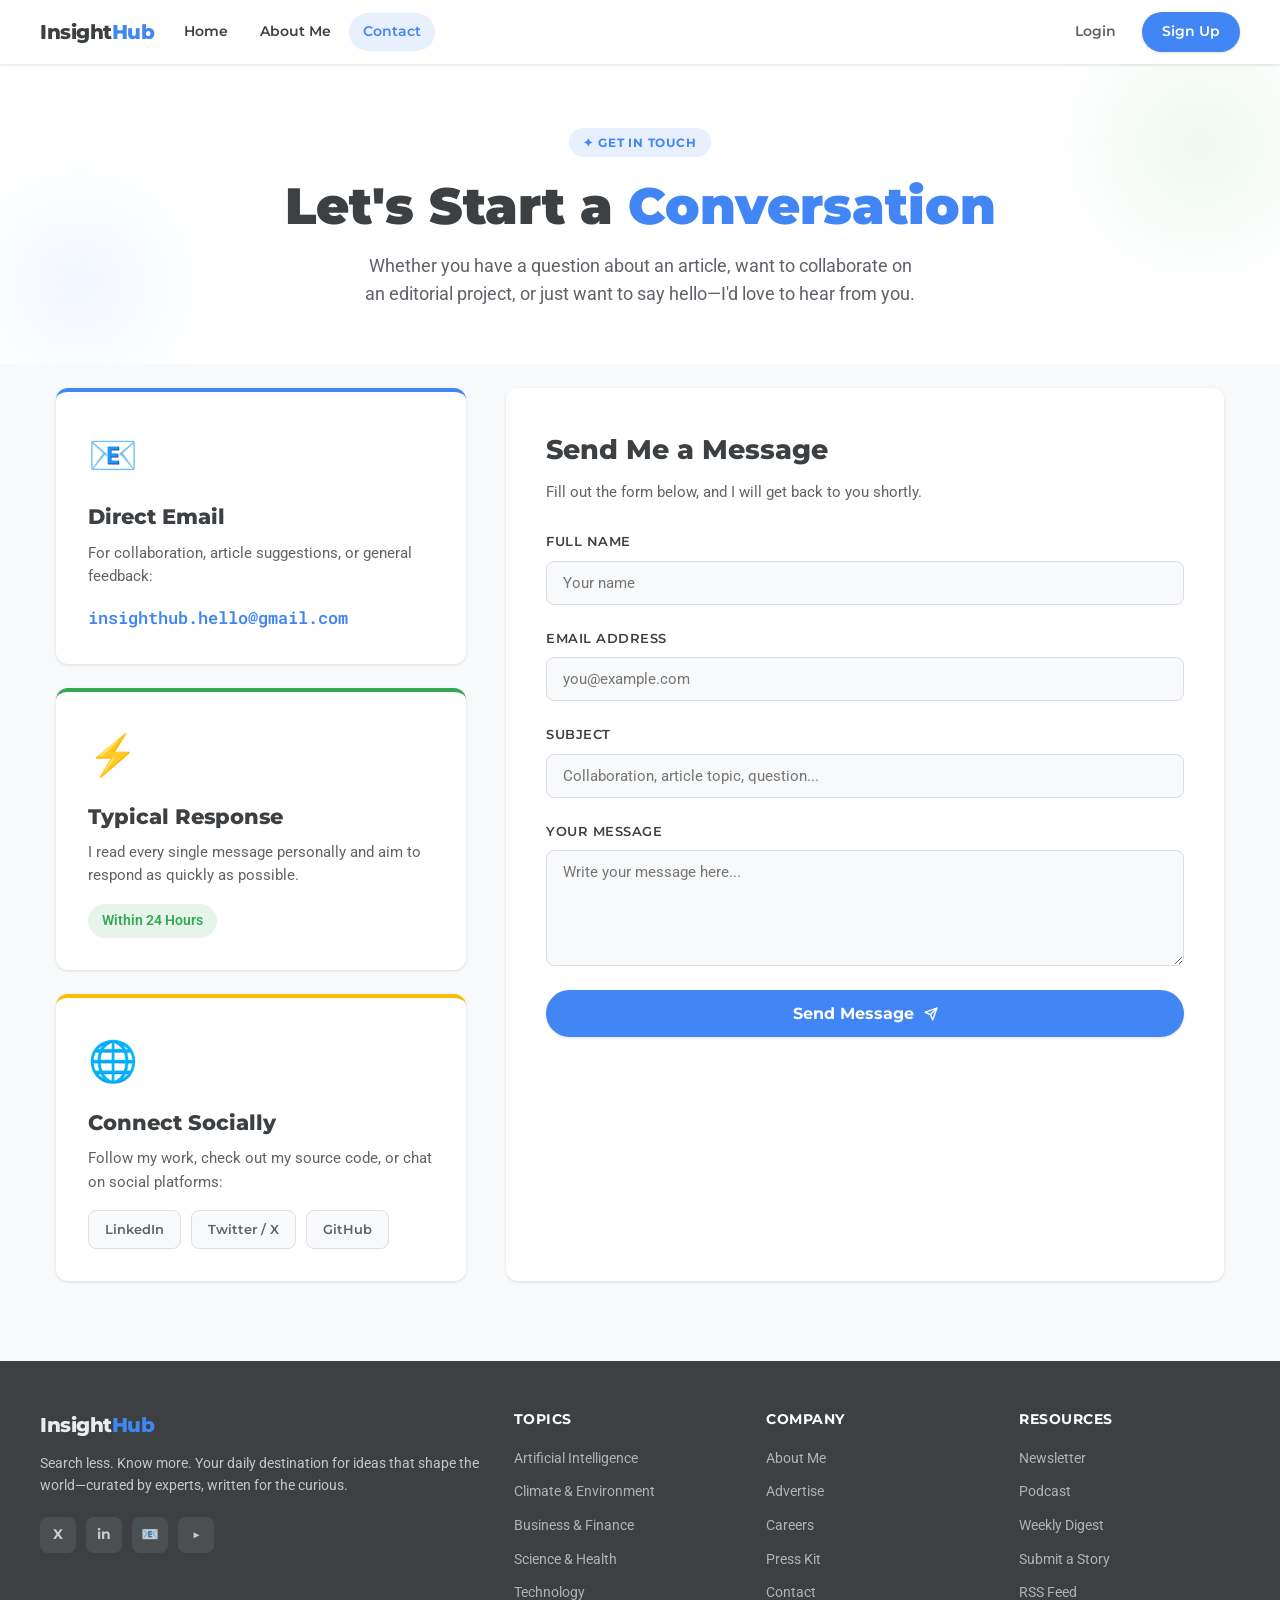
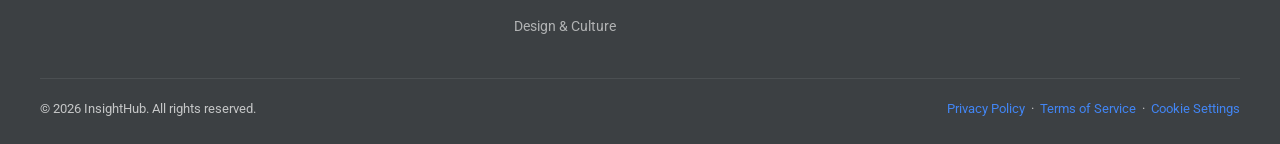
<file: contact.html>
<!DOCTYPE html>
<html lang="en">

<head>
    <meta charset="UTF-8">
    <meta name="viewport" content="width=device-width, initial-scale=1.0">
    <title>Contact — InsightHub</title>
    <link
        href="https://fonts.googleapis.com/css2?family=Montserrat:wght@400;600;700;800;900&family=Roboto:wght@300;400;500&family=Roboto+Mono:wght@400;500&display=swap"
        rel="stylesheet">
    <link rel="stylesheet" href="style.css">
</head>

<body>

    <!-- Reading progress -->
    <div id="progress-bar"></div>

    <!-- Search Overlay -->
    <div class="search-overlay" id="searchOverlay">
        <div class="search-box">
            <div class="search-box-header">
                <input type="text" id="overlaySearch" placeholder="Search articles, topics…" autofocus>
                <button class="search-close" onclick="closeSearch()">✕</button>
            </div>
            <div class="search-suggestions">
                <div class="suggestion-item"><span class="suggestion-icon">🔥</span> AI & Machine Learning Trends</div>
                <div class="suggestion-item"><span class="suggestion-icon">💡</span> Productivity Tips 2025</div>
                <div class="suggestion-item"><span class="suggestion-icon">🌍</span> Climate Tech Innovations</div>
                <div class="suggestion-item"><span class="suggestion-icon">📱</span> Mobile Development Best Practices</div>
                <div class="suggestion-item"><span class="suggestion-icon">🔐</span> Cybersecurity for Beginners</div>
            </div>
        </div>
    </div>

    <!-- ─── NAVBAR ─── -->
    <nav>
        <div class="nav-inner">
            <a href="index.html" class="logo">
                <div class="logo-text">
                    <span>Insight</span><span>Hub</span>
                </div>
            </a>



            <div class="nav-links">
                <a href="index.html">Home</a>
                <a href="about.html">About Me</a>
                <a href="contact.html" class="active">Contact</a>
            </div>

            <div class="nav-actions">
                <a href="#" class="btn-auth-link" onclick="openAuthModal('login')">Login</a>
                <a href="#" class="btn btn-primary btn-sm btn-signup" onclick="openAuthModal('signup')">Sign Up</a>
                <button class="hamburger" id="hamburger" onclick="toggleMenu()">
                    <span></span><span></span><span></span>
                </button>
            </div>
        </div>

        <!-- Mobile menu -->
        <div class="mobile-menu" id="mobileMenu">
            <div class="mobile-links">
                <a href="index.html">Home</a>
                <a href="about.html">About Me</a>
                <a href="contact.html" class="active">Contact</a>
                <div class="mobile-divider"></div>
                <div class="mobile-auth-actions">
                    <a href="#" class="mobile-btn-login" onclick="openAuthModal('login'); toggleMenu();">Login</a>
                    <a href="#" class="mobile-btn-signup" onclick="openAuthModal('signup'); toggleMenu();">Sign Up</a>
                </div>
            </div>
        </div>
    </nav>

    <!-- ─── HERO ─── -->
    <section class="about-hero">
        <div class="hero-tag">✦ Get In Touch</div>
        <h1>Let's Start a <em>Conversation</em></h1>
        <p>Whether you have a question about an article, want to collaborate on an editorial project, or just want to say hello—I'd love to hear from you.</p>
    </section>

    <!-- ─── CONTACT SECTION ─── -->
    <section class="contact-grid-section">
        <div class="contact-layout-grid">
            
            <!-- Left Info Column -->
            <div class="contact-info-col">
                <div class="contact-card fade-up fade-up-d1" style="border-top-color: var(--blue);">
                    <div class="contact-icon">📧</div>
                    <h3>Direct Email</h3>
                    <p>For collaboration, article suggestions, or general feedback:</p>
                    <a href="mailto:insighthub.hello@gmail.com" class="contact-link">insighthub.hello@gmail.com</a>
                </div>

                <div class="contact-card fade-up fade-up-d2" style="border-top-color: var(--green);">
                    <div class="contact-icon">⚡</div>
                    <h3>Typical Response</h3>
                    <p>I read every single message personally and aim to respond as quickly as possible.</p>
                    <span class="contact-stat">Within 24 Hours</span>
                </div>

                <div class="contact-card fade-up fade-up-d3" style="border-top-color: var(--yellow);">
                    <div class="contact-icon">🌐</div>
                    <h3>Connect Socially</h3>
                    <p>Follow my work, check out my source code, or chat on social platforms:</p>
                    <div class="contact-socials-grid">
                        <a href="#" class="contact-social-btn lk">LinkedIn</a>
                        <a href="#" class="contact-social-btn tw">Twitter / X</a>
                        <a href="#" class="contact-social-btn gh">GitHub</a>
                    </div>
                </div>
            </div>

            <!-- Right Form Column -->
            <div class="contact-form-container fade-up fade-up-d2">
                <h3>Send Me a Message</h3>
                <p>Fill out the form below, and I will get back to you shortly.</p>
                
                <form id="contactForm" onsubmit="handleContactSubmit(event)">
                    <div class="form-group">
                        <label for="contactName">Full Name</label>
                        <input type="text" id="contactName" required placeholder="Your name">
                    </div>
                    
                    <div class="form-group">
                        <label for="contactEmail">Email Address</label>
                        <input type="email" id="contactEmail" required placeholder="you@example.com">
                    </div>

                    <div class="form-group">
                        <label for="contactSubject">Subject</label>
                        <input type="text" id="contactSubject" required placeholder="Collaboration, article topic, question...">
                    </div>

                    <div class="form-group">
                        <label for="contactMessage">Your Message</label>
                        <textarea id="contactMessage" required rows="5" placeholder="Write your message here..."></textarea>
                    </div>

                    <button type="submit" class="btn btn-primary btn-submit">
                        Send Message 
                        <svg class="send-icon" width="14" height="14" viewBox="0 0 24 24" fill="none" stroke="currentColor" stroke-width="2.5" stroke-linecap="round" stroke-linejoin="round">
                            <line x1="22" y1="2" x2="11" y2="13"></line>
                            <polygon points="22 2 15 22 11 13 2 9 22 2"></polygon>
                        </svg>
                    </button>
                </form>
            </div>

        </div>
    </section>

    <!-- ─── FOOTER ─── -->
    <footer>
        <div class="footer-inner">
            <div class="footer-grid">
                <div class="footer-brand">
                    <a href="index.html" class="logo" style="text-decoration:none;">
                        <div class="logo-text">
                            <span>Insight</span><span>Hub</span>
                        </div>
                    </a>
                    <p>Search less. Know more. Your daily destination for ideas that shape the world—curated by experts,
                        written for the curious.</p>
                    <div class="social-links">
                        <a class="social-link" href="#">X</a>
                        <a class="social-link" href="#">in</a>
                        <a class="social-link" href="#">📧</a>
                        <a class="social-link" href="#">▶</a>
                    </div>
                </div>

                <div>
                    <div class="footer-col-title">Topics</div>
                    <ul class="footer-links">
                        <li><a href="#">Artificial Intelligence</a></li>
                        <li><a href="#">Climate & Environment</a></li>
                        <li><a href="#">Business & Finance</a></li>
                        <li><a href="#">Science & Health</a></li>
                        <li><a href="#">Technology</a></li>
                        <li><a href="#">Design & Culture</a></li>
                    </ul>
                </div>

                <div>
                    <div class="footer-col-title">Company</div>
                    <ul class="footer-links">
                        <li><a href="about.html">About Me</a></li>
                        <li><a href="#">Advertise</a></li>
                        <li><a href="#">Careers</a></li>
                        <li><a href="#">Press Kit</a></li>
                        <li><a href="contact.html">Contact</a></li>
                    </ul>
                </div>

                <div>
                    <div class="footer-col-title">Resources</div>
                    <ul class="footer-links">
                        <li><a href="#">Newsletter</a></li>
                        <li><a href="#">Podcast</a></li>
                        <li><a href="#">Weekly Digest</a></li>
                        <li><a href="#">Submit a Story</a></li>
                        <li><a href="#">RSS Feed</a></li>
                    </ul>
                </div>
            </div>

            <div class="footer-bottom">
                <div>© 2026 InsightHub. All rights reserved.</div>
                <div>
                    <a href="#">Privacy Policy</a> &nbsp;·&nbsp;
                    <a href="#">Terms of Service</a> &nbsp;·&nbsp;
                    <a href="#">Cookie Settings</a>
                </div>
            </div>
        </div>
    </footer>

    <!-- Back to top -->
    <button id="back-top" onclick="window.scrollTo({top:0,behavior:'smooth'})">
        <svg width="18" height="18" viewBox="0 0 24 24" fill="none" stroke="currentColor" stroke-width="2.5"
            stroke-linecap="round" stroke-linejoin="round">
            <polyline points="18 15 12 9 6 15" />
        </svg>
    </button>

    <!-- Auth Modal -->
    <div class="auth-modal" id="authModal">
        <div class="auth-modal-content">
            <button class="auth-modal-close" onclick="closeAuthModal()">✕</button>
            
            <div class="auth-tabs">
                <button class="auth-tab active" id="tabLogin" onclick="switchAuthTab('login')">Sign In</button>
                <button class="auth-tab" id="tabSignup" onclick="switchAuthTab('signup')">Create Account</button>
            </div>
            
            <!-- Login Form -->
            <form id="loginForm" class="auth-form active" onsubmit="handleAuthSubmit(event, 'login')">
                <div class="form-group">
                    <label for="loginEmail">Email Address</label>
                    <div class="input-wrap">
                        <svg class="input-icon" width="16" height="16" viewBox="0 0 24 24" fill="none" stroke="currentColor" stroke-width="2" stroke-linecap="round" stroke-linejoin="round"><path d="m22 2-10 11M22 2l-7 20-4-9-9-4Z"/></svg>
                        <input type="email" id="loginEmail" placeholder="name@example.com" required>
                    </div>
                </div>
                
                <div class="form-group">
                    <div class="form-label-row">
                        <label for="loginPassword">Password</label>
                        <a href="#" class="form-forgot-link" onclick="alert('Password reset link sent!')">Forgot password?</a>
                    </div>
                    <div class="input-wrap">
                        <svg class="input-icon" width="16" height="16" viewBox="0 0 24 24" fill="none" stroke="currentColor" stroke-width="2" stroke-linecap="round" stroke-linejoin="round"><rect width="18" height="11" x="3" y="11" rx="2" ry="2"/><path d="M7 11V7a5 5 0 0 1 10 0v4"/></svg>
                        <input type="password" id="loginPassword" class="password-input" placeholder="Enter your password" required>
                        <button type="button" class="password-toggle" onclick="togglePasswordVisibility('loginPassword', this)">
                            <svg class="eye-icon" width="16" height="16" viewBox="0 0 24 24" fill="none" stroke="currentColor" stroke-width="2" stroke-linecap="round" stroke-linejoin="round"><path d="M2.062 12.348a1 1 0 0 1 0-.696 10.75 10.75 0 0 1 19.876 0 1 1 0 0 1 0 .696 10.75 10.75 0 0 1-19.876 0z"/><circle cx="12" cy="12" r="3"/></svg>
                        </button>
                    </div>
                </div>
                
                <button type="submit" class="btn btn-primary btn-auth-submit">
                    Sign In
                    <svg width="14" height="14" viewBox="0 0 24 24" fill="none" stroke="currentColor" stroke-width="2.5" stroke-linecap="round" stroke-linejoin="round"><path d="M5 12h14M12 5l7 7-7 7"/></svg>
                </button>
            </form>
            
            <!-- Signup Form -->
            <form id="signupForm" class="auth-form" onsubmit="handleAuthSubmit(event, 'signup')">
                <div class="form-group">
                    <label for="signupName">Full Name</label>
                    <div class="input-wrap">
                        <svg class="input-icon" width="16" height="16" viewBox="0 0 24 24" fill="none" stroke="currentColor" stroke-width="2" stroke-linecap="round" stroke-linejoin="round"><path d="M19 21v-2a4 4 0 0 0-4-4H9a4 4 0 0 0-4 4v2"/><circle cx="12" cy="7" r="4"/></svg>
                        <input type="text" id="signupName" placeholder="Ahmad Butt" required>
                    </div>
                </div>
                
                <div class="form-group">
                    <label for="signupEmail">Email Address</label>
                    <div class="input-wrap">
                        <svg class="input-icon" width="16" height="16" viewBox="0 0 24 24" fill="none" stroke="currentColor" stroke-width="2" stroke-linecap="round" stroke-linejoin="round"><path d="m22 2-10 11M22 2l-7 20-4-9-9-4Z"/></svg>
                        <input type="email" id="signupEmail" placeholder="name@example.com" required>
                    </div>
                </div>
                
                <div class="form-group">
                    <label for="signupPassword">Password</label>
                    <div class="input-wrap">
                        <svg class="input-icon" width="16" height="16" viewBox="0 0 24 24" fill="none" stroke="currentColor" stroke-width="2" stroke-linecap="round" stroke-linejoin="round"><rect width="18" height="11" x="3" y="11" rx="2" ry="2"/><path d="M7 11V7a5 5 0 0 1 10 0v4"/></svg>
                        <input type="password" id="signupPassword" class="password-input" placeholder="Create a strong password" required>
                        <button type="button" class="password-toggle" onclick="togglePasswordVisibility('signupPassword', this)">
                            <svg class="eye-icon" width="16" height="16" viewBox="0 0 24 24" fill="none" stroke="currentColor" stroke-width="2" stroke-linecap="round" stroke-linejoin="round"><path d="M2.062 12.348a1 1 0 0 1 0-.696 10.75 10.75 0 0 1 19.876 0 1 1 0 0 1 0 .696 10.75 10.75 0 0 1-19.876 0z"/><circle cx="12" cy="12" r="3"/></svg>
                        </button>
                    </div>
                </div>
                
                <div class="form-checkbox">
                    <input type="checkbox" id="signupTerms" required>
                    <label for="signupTerms">I agree to the <a href="#">Terms of Service</a> and <a href="#">Privacy Policy</a></label>
                </div>
                
                <button type="submit" class="btn btn-primary btn-auth-submit">
                    Create Account
                    <svg width="14" height="14" viewBox="0 0 24 24" fill="none" stroke="currentColor" stroke-width="2.5" stroke-linecap="round" stroke-linejoin="round"><path d="M5 12h14M12 5l7 7-7 7"/></svg>
                </button>
            </form>
            
            <!-- Success Message Card -->
            <div id="authSuccess" class="auth-success-card">
                <div class="success-checkmark-wrapper">
                    <svg class="success-checkmark" viewBox="0 0 52 52">
                        <circle class="success-checkmark-circle" cx="26" cy="26" r="25" fill="none" />
                        <path class="success-checkmark-check" fill="none" d="M14.1 27.2l7.1 7.2 16.7-16.8" />
                    </svg>
                </div>
                <h3 class="auth-success-title" id="authSuccessTitle">Welcome Back!</h3>
                <p class="auth-success-desc" id="authSuccessDesc">You have successfully signed in to InsightHub.</p>
            </div>
        </div>
    </div>

    <script src="script.js"></script>

    <!-- Bot Embeded -->
    <script src="https://cdn.botpress.cloud/webchat/v3.6/inject.js"></script>
    <script src="https://files.bpcontent.cloud/2026/05/19/14/20260519140653-6FODSSMK.js" defer></script>

</body>

</html>
</file>
<file: style.css>
:root {
    --blue: #4285F4;
    --green: #34A853;
    --yellow: #FBBC05;
    --red: #EA4335;
    --dark: #3C4043;
    --surface: #F8F9FA;
    --white: #ffffff;
    --shadow-sm: 0 1px 3px rgba(0, 0, 0, 0.12);
    --shadow-md: 0 4px 12px rgba(0, 0, 0, 0.10);
    --shadow-lg: 0 8px 32px rgba(0, 0, 0, 0.12);
    --radius: 12px;
    --radius-sm: 8px;
    --radius-pill: 100px;
    --font-head: 'Montserrat', sans-serif;
    --font-body: 'Roboto', sans-serif;
    --font-mono: 'Roboto Mono', monospace;
}

*,
*::before,
*::after {
    box-sizing: border-box;
    margin: 0;
    padding: 0;
}

html {
    scroll-behavior: smooth;
}

body {
    font-family: var(--font-body);
    background: var(--surface);
    color: var(--dark);
    line-height: 1.6;
    overflow-x: hidden;
}

/* ─── NAVBAR ─── */
nav {
    background: var(--white);
    box-shadow: var(--shadow-sm);
    position: sticky;
    top: 0;
    z-index: 100;
    padding: 0 16px;
}

.nav-inner {
    max-width: 1200px;
    margin: 0 auto;
    height: 64px;
    display: flex;
    align-items: center;
    justify-content: space-between;
    gap: 16px;
}

.logo {
    display: flex;
    align-items: center;
    gap: 10px;
    text-decoration: none;
    flex-shrink: 0;
}

.logo-icon {
    width: 36px;
    height: 36px;
    flex-shrink: 0;
}

.logo-text {
    font-family: var(--font-head);
    font-size: 1.25rem;
    font-weight: 800;
    letter-spacing: -0.5px;
}

.logo-text span:first-child {
    color: var(--dark);
}

.logo-text span:last-child {
    color: var(--blue);
}

.nav-actions {
    display: flex;
    align-items: center;
    gap: 8px;
}

.btn {
    font-family: var(--font-head);
    font-weight: 600;
    border: none;
    cursor: pointer;
    border-radius: var(--radius-pill);
    transition: all 0.2s;
    text-decoration: none;
    display: inline-flex;
    align-items: center;
    gap: 6px;
}

.btn-ghost {
    background: transparent;
    color: var(--dark);
    padding: 8px 14px;
    font-size: 0.85rem;
}

.btn-ghost:hover {
    background: var(--surface);
}

.btn-primary {
    background: var(--blue);
    color: var(--white);
    padding: 9px 20px;
    font-size: 0.85rem;
    box-shadow: var(--shadow-sm);
}

.btn-primary:hover {
    background: #3367d6;
    box-shadow: var(--shadow-md);
    transform: translateY(-1px);
}

.hamburger {
    background: none;
    border: none;
    cursor: pointer;
    padding: 8px;
    border-radius: 8px;
    color: var(--dark);
    display: flex;
    flex-direction: column;
    gap: 5px;
}

.hamburger span {
    display: block;
    width: 22px;
    height: 2px;
    background: currentColor;
    border-radius: 2px;
    transition: all 0.3s;
}

.hamburger.open span:nth-child(1) {
    transform: rotate(45deg) translate(5px, 5px);
}

.hamburger.open span:nth-child(2) {
    opacity: 0;
}

.hamburger.open span:nth-child(3) {
    transform: rotate(-45deg) translate(5px, -5px);
}

@media(min-width: 1024px) {
    .hamburger {
        display: none;
    }
}

/* Tablet Navigation Customization */
@media(min-width: 768px) and (max-width: 1023px) {
    /* Hide auth actions and divider inside the dropdown menu in tablet view */
    .mobile-menu .mobile-divider,
    .mobile-menu .mobile-auth-actions {
        display: none !important;
    }
    .mobile-menu.open {
        max-height: 200px;
        padding: 16px 24px;
    }
}

/* Mobile menu */
.mobile-menu {
    background: rgba(255, 255, 255, 0.98);
    backdrop-filter: blur(12px);
    -webkit-backdrop-filter: blur(12px);
    border-bottom: 1px solid rgba(0, 0, 0, 0.08);
    position: absolute;
    top: 64px;
    left: 0;
    width: 100%;
    z-index: 99;
    box-shadow: 0 10px 30px rgba(0, 0, 0, 0.08);
    opacity: 0;
    max-height: 0;
    overflow: hidden;
    pointer-events: none;
    transition: max-height 0.35s cubic-bezier(0.4, 0, 0.2, 1), padding 0.35s cubic-bezier(0.4, 0, 0.2, 1), opacity 0.3s ease;
    padding: 0 24px;
}

.mobile-menu.open {
    opacity: 1;
    max-height: 350px;
    padding: 20px 24px 24px;
    pointer-events: auto;
}

.mobile-links {
    display: flex;
    flex-direction: column;
    gap: 8px;
}

.mobile-links > a {
    font-family: var(--font-head);
    font-weight: 600;
    font-size: 0.95rem;
    color: var(--dark);
    text-decoration: none;
    padding: 10px 16px;
    border-radius: var(--radius-sm);
    background: transparent;
    transition: all 0.25s ease;
    display: flex;
    align-items: center;
    justify-content: space-between;
    border-left: 3px solid transparent;
    opacity: 0;
    transform: translateY(10px);
}

.mobile-links > a::after {
    content: '→';
    font-size: 0.9rem;
    opacity: 0.4;
    transition: transform 0.2s ease, opacity 0.2s ease;
}

.mobile-links > a:hover,
.mobile-links > a.active {
    background: #e8f0fe;
    color: var(--blue);
    border-left-color: var(--blue);
    padding-left: 20px;
}

.mobile-links > a:hover::after,
.mobile-links > a.active::after {
    opacity: 1;
    transform: translateX(4px);
}

.mobile-divider {
    height: 1px;
    background: rgba(0, 0, 0, 0.06);
    margin: 8px 0;
    opacity: 0;
    transform: translateY(10px);
    transition: opacity 0.3s ease, transform 0.3s ease;
}

.mobile-auth-actions {
    display: grid;
    grid-template-columns: 1fr 1fr;
    gap: 12px;
    margin-top: 4px;
    opacity: 0;
    transform: translateY(10px);
    transition: opacity 0.3s ease, transform 0.3s ease;
}

.mobile-btn-login {
    font-family: var(--font-head);
    font-weight: 600;
    font-size: 0.85rem;
    color: var(--dark);
    text-align: center;
    padding: 10px;
    border-radius: var(--radius-pill);
    background: var(--surface);
    text-decoration: none;
    transition: all 0.2s;
    border: 1px solid rgba(0, 0, 0, 0.08);
}

.mobile-btn-login:hover {
    background: #e8f0fe;
    color: var(--blue);
}

.mobile-btn-signup {
    font-family: var(--font-head);
    font-weight: 600;
    font-size: 0.85rem;
    color: var(--white);
    background: var(--blue);
    text-align: center;
    padding: 10px;
    border-radius: var(--radius-pill);
    text-decoration: none;
    transition: all 0.2s;
    box-shadow: var(--shadow-sm);
}

.mobile-btn-signup:hover {
    background: #3367d6;
    box-shadow: var(--shadow-md);
}

.mobile-menu.open .mobile-links > a {
    opacity: 1;
    transform: translateY(0);
}

.mobile-menu.open .mobile-links > a:nth-child(1) { transition: opacity 0.3s ease, transform 0.3s ease, background 0.2s, padding-left 0.2s; transition-delay: 0.05s; }
.mobile-menu.open .mobile-links > a:nth-child(2) { transition: opacity 0.3s ease, transform 0.3s ease, background 0.2s, padding-left 0.2s; transition-delay: 0.1s; }
.mobile-menu.open .mobile-links > a:nth-child(3) { transition: opacity 0.3s ease, transform 0.3s ease, background 0.2s, padding-left 0.2s; transition-delay: 0.15s; }

.mobile-menu.open .mobile-divider {
    opacity: 1;
    transform: translateY(0);
    transition-delay: 0.2s;
}

.mobile-menu.open .mobile-auth-actions {
    opacity: 1;
    transform: translateY(0);
    transition-delay: 0.25s;
}

/* ─── DESKTOP NAV LINKS ─── */
.nav-links {
    display: none;
    gap: 4px;
}

@media(min-width: 1024px) {
    .nav-links {
        display: flex;
        margin-right: auto;
    }
}

.nav-links a {
    font-family: var(--font-head);
    font-weight: 600;
    font-size: 0.85rem;
    color: var(--dark);
    text-decoration: none;
    padding: 8px 14px;
    border-radius: var(--radius-pill);
    transition: background 0.2s, color 0.2s;
}

.nav-links a:hover {
    background: #e8f0fe;
    color: var(--blue);
}

.nav-links a.active {
    color: var(--blue);
    background: #e8f0fe;
}

/* ─── HERO ─── */
.hero {
    background: var(--white);
    padding: 56px 16px 48px;
    text-align: center;
    position: relative;
    overflow: hidden;
}

.hero::before {
    content: '';
    position: absolute;
    top: -80px;
    left: -80px;
    width: 320px;
    height: 320px;
    background: radial-gradient(circle, rgba(66, 133, 244, 0.08) 0%, transparent 70%);
    border-radius: 50%;
}

.hero::after {
    content: '';
    position: absolute;
    bottom: -60px;
    right: -60px;
    width: 280px;
    height: 280px;
    background: radial-gradient(circle, rgba(52, 168, 83, 0.07) 0%, transparent 70%);
    border-radius: 50%;
}

.hero-tag {
    display: inline-flex;
    align-items: center;
    gap: 6px;
    background: #e8f0fe;
    color: var(--blue);
    font-family: var(--font-head);
    font-weight: 700;
    font-size: 0.75rem;
    letter-spacing: 0.8px;
    text-transform: uppercase;
    padding: 5px 14px;
    border-radius: var(--radius-pill);
    margin-bottom: 20px;
    animation: fadeDown 0.6s ease both;
}

.hero h1 {
    font-family: var(--font-head);
    font-weight: 900;
    font-size: clamp(2rem, 6vw, 3.2rem);
    line-height: 1.15;
    color: var(--dark);
    margin-bottom: 16px;
    animation: fadeDown 0.6s 0.1s ease both;
}

.hero h1 em {
    font-style: normal;
    color: var(--blue);
}

.hero p {
    font-size: clamp(0.95rem, 2.5vw, 1.1rem);
    color: #5f6368;
    max-width: 560px;
    margin: 0 auto 32px;
    animation: fadeDown 0.6s 0.2s ease both;
}

.hero-search {
    max-width: 560px;
    margin: 0 auto;
    position: relative;
    animation: fadeDown 0.6s 0.3s ease both;
}

.hero-search input {
    width: 100%;
    padding: 16px 60px 16px 24px;
    border: 2px solid #e0e0e0;
    border-radius: var(--radius-pill);
    font-family: var(--font-body);
    font-size: 1rem;
    background: var(--white);
    box-shadow: var(--shadow-md);
    outline: none;
    transition: border-color 0.2s, box-shadow 0.2s;
    color: var(--dark);
}

.hero-search input:focus {
    border-color: var(--blue);
    box-shadow: 0 4px 20px rgba(66, 133, 244, 0.2);
}

.hero-search button {
    position: absolute;
    right: 6px;
    top: 50%;
    transform: translateY(-50%);
    background: var(--blue);
    border: none;
    border-radius: var(--radius-pill);
    width: 44px;
    height: 44px;
    display: flex;
    align-items: center;
    justify-content: center;
    cursor: pointer;
    color: var(--white);
    transition: background 0.2s, transform 0.2s;
}

.hero-search button:hover {
    background: #3367d6;
    transform: translateY(-50%) scale(1.05);
}

.hero-stats {
    display: flex;
    justify-content: center;
    gap: 32px;
    margin-top: 40px;
    flex-wrap: wrap;
    animation: fadeDown 0.6s 0.4s ease both;
}

.stat {
    text-align: center;
}

.stat-num {
    font-family: var(--font-head);
    font-weight: 800;
    font-size: 1.6rem;
    color: var(--dark);
    line-height: 1;
}

.stat-num span {
    color: var(--blue);
}

.stat-label {
    font-size: 0.78rem;
    color: #9aa0a6;
    margin-top: 2px;
}

/* ─── CATEGORY PILLS ─── */
.categories {
    padding: 24px 16px;
    background: var(--white);
    border-top: 1px solid #f0f0f0;
    border-bottom: 1px solid #f0f0f0;
    overflow-x: auto;
    scrollbar-width: none;
}

.categories::-webkit-scrollbar {
    display: none;
}

.cat-list {
    display: flex;
    gap: 10px;
    max-width: 1200px;
    margin: 0 auto;
    width: max-content;
    padding: 0 4px;
}

.cat-pill {
    font-family: var(--font-head);
    font-weight: 600;
    font-size: 0.82rem;
    padding: 8px 18px;
    border-radius: var(--radius-pill);
    border: 1.5px solid #e0e0e0;
    background: var(--white);
    color: var(--dark);
    cursor: pointer;
    transition: all 0.2s;
    white-space: nowrap;
    display: flex;
    align-items: center;
    gap: 6px;
}

.cat-pill:hover,
.cat-pill.active {
    background: var(--blue);
    border-color: var(--blue);
    color: var(--white);
}

.cat-pill .dot {
    width: 7px;
    height: 7px;
    border-radius: 50%;
    background: currentColor;
    opacity: 0.7;
}

/* ─── MAIN LAYOUT ─── */
.main {
    max-width: 1200px;
    margin: 0 auto;
    padding: 32px 16px 64px;
    display: grid;
    grid-template-columns: 1fr;
    gap: 32px;
}

@media(min-width: 1024px) {
    .main {
        grid-template-columns: 1fr 320px;
    }
}

/* ─── SECTION HEADER ─── */
.section-header {
    display: flex;
    align-items: center;
    justify-content: space-between;
    margin-bottom: 20px;
    gap: 12px;
}

.section-title {
    font-family: var(--font-head);
    font-weight: 800;
    font-size: 1.1rem;
    color: var(--dark);
    display: flex;
    align-items: center;
    gap: 8px;
}

.section-title::before {
    content: '';
    display: inline-block;
    width: 4px;
    height: 18px;
    border-radius: 2px;
    background: var(--blue);
}

.see-all {
    font-family: var(--font-head);
    font-weight: 600;
    font-size: 0.82rem;
    color: var(--blue);
    text-decoration: none;
    padding: 6px 14px;
    border-radius: var(--radius-pill);
    transition: background 0.2s;
}

.see-all:hover {
    background: #e8f0fe;
}

/* ─── FEATURED CARD ─── */
.featured-card {
    background: var(--white);
    border-radius: var(--radius);
    box-shadow: var(--shadow-sm);
    overflow: hidden;
    margin-bottom: 24px;
    transition: box-shadow 0.2s, transform 0.2s;
    cursor: pointer;
}

.featured-card:hover {
    box-shadow: var(--shadow-lg);
    transform: translateY(-2px);
}

.featured-img {
    width: 100%;
    height: 220px;
    object-fit: cover;
    background: linear-gradient(135deg, #e8f0fe 0%, #d2e3fc 100%);
    position: relative;
    overflow: hidden;
}

@media(min-width: 640px) {
    .featured-img {
        height: 280px;
    }
}

.featured-img-placeholder {
    width: 100%;
    height: 100%;
    display: flex;
    align-items: center;
    justify-content: center;
    font-size: 4rem;
}

.featured-body {
    padding: 20px 20px 24px;
}

.featured-meta {
    display: flex;
    align-items: center;
    gap: 10px;
    margin-bottom: 10px;
    flex-wrap: wrap;
}

.tag {
    font-family: var(--font-head);
    font-weight: 700;
    font-size: 0.72rem;
    letter-spacing: 0.5px;
    text-transform: uppercase;
    padding: 3px 10px;
    border-radius: var(--radius-pill);
}

.tag-blue {
    background: #e8f0fe;
    color: var(--blue);
}

.tag-green {
    background: #e6f4ea;
    color: var(--green);
}

.tag-yellow {
    background: #fef7e0;
    color: #b06000;
}

.tag-red {
    background: #fce8e6;
    color: var(--red);
}

.meta-dot {
    color: #bdc1c6;
    font-size: 0.7rem;
}

.meta-time {
    font-size: 0.8rem;
    color: #9aa0a6;
}

.featured-title {
    font-family: var(--font-head);
    font-weight: 800;
    font-size: clamp(1.2rem, 4vw, 1.6rem);
    color: var(--dark);
    line-height: 1.25;
    margin-bottom: 10px;
}

.featured-excerpt {
    font-size: 0.9rem;
    color: #5f6368;
    margin-bottom: 18px;
    display: -webkit-box;
    -webkit-line-clamp: 3;
    line-clamp: 3;
    -webkit-box-orient: vertical;
    overflow: hidden;
}

.featured-footer {
    display: flex;
    align-items: center;
    justify-content: space-between;
    flex-wrap: wrap;
    gap: 10px;
}

.author {
    display: flex;
    align-items: center;
    gap: 10px;
}

.avatar {
    width: 36px;
    height: 36px;
    border-radius: 50%;
    object-fit: cover;
    flex-shrink: 0;
}

.avatar-placeholder {
    width: 36px;
    height: 36px;
    border-radius: 50%;
    display: flex;
    align-items: center;
    justify-content: center;
    font-family: var(--font-head);
    font-weight: 700;
    font-size: 0.8rem;
    color: var(--white);
    flex-shrink: 0;
}

.author-name {
    font-family: var(--font-head);
    font-weight: 600;
    font-size: 0.85rem;
    color: var(--dark);
}

.author-role {
    font-size: 0.75rem;
    color: #9aa0a6;
}

.read-btn {
    display: inline-flex;
    align-items: center;
    gap: 6px;
    font-family: var(--font-head);
    font-weight: 600;
    font-size: 0.82rem;
    color: var(--blue);
    text-decoration: none;
    padding: 8px 16px;
    border-radius: var(--radius-pill);
    border: 1.5px solid var(--blue);
    transition: all 0.2s;
}

.read-btn:hover {
    background: var(--blue);
    color: var(--white);
}

/* ─── POST GRID ─── */
.post-grid {
    display: grid;
    grid-template-columns: 1fr;
    gap: 16px;
}

@media(min-width: 640px) {
    .post-grid {
        grid-template-columns: repeat(2, 1fr);
    }
}

.post-card {
    background: var(--white);
    border-radius: var(--radius);
    box-shadow: var(--shadow-sm);
    overflow: hidden;
    transition: box-shadow 0.2s, transform 0.2s;
    cursor: pointer;
    display: flex;
    flex-direction: column;
}

.post-card:hover {
    box-shadow: var(--shadow-lg);
    transform: translateY(-2px);
}

.post-img {
    width: 100%;
    height: 160px;
    background: linear-gradient(135deg, #f0f4ff 0%, #e8f0fe 100%);
    display: flex;
    align-items: center;
    justify-content: center;
    font-size: 2.5rem;
    flex-shrink: 0;
}

.post-body {
    padding: 16px;
    flex: 1;
    display: flex;
    flex-direction: column;
}

.post-meta {
    display: flex;
    align-items: center;
    gap: 8px;
    margin-bottom: 8px;
    flex-wrap: wrap;
}

.post-title {
    font-family: var(--font-head);
    font-weight: 700;
    font-size: 1rem;
    color: var(--dark);
    line-height: 1.35;
    margin-bottom: 8px;
    flex: 1;
    display: -webkit-box;
    -webkit-line-clamp: 2;
    line-clamp: 2;
    -webkit-box-orient: vertical;
    overflow: hidden;
}

.post-excerpt {
    font-size: 0.84rem;
    color: #5f6368;
    margin-bottom: 14px;
    display: -webkit-box;
    -webkit-line-clamp: 2;
    line-clamp: 2;
    -webkit-box-orient: vertical;
    overflow: hidden;
}

.post-footer {
    display: flex;
    align-items: center;
    justify-content: space-between;
    margin-top: auto;
}

.post-author-sm {
    display: flex;
    align-items: center;
    gap: 8px;
}

.post-author-sm .avatar-placeholder {
    width: 28px;
    height: 28px;
    font-size: 0.7rem;
}

.post-author-name {
    font-family: var(--font-head);
    font-weight: 600;
    font-size: 0.78rem;
    color: var(--dark);
}

.post-date {
    font-size: 0.75rem;
    color: #9aa0a6;
}

/* ─── LOAD MORE ─── */
.load-more-wrap {
    text-align: center;
    margin-top: 28px;
}

.btn-load {
    font-family: var(--font-head);
    font-weight: 700;
    font-size: 0.9rem;
    color: var(--blue);
    background: var(--white);
    border: 2px solid var(--blue);
    padding: 12px 36px;
    border-radius: var(--radius-pill);
    cursor: pointer;
    transition: all 0.2s;
    box-shadow: var(--shadow-sm);
}

.btn-load:hover {
    background: var(--blue);
    color: var(--white);
    box-shadow: var(--shadow-md);
}

/* ─── SIDEBAR ─── */
.sidebar {
    display: flex;
    flex-direction: column;
    gap: 24px;
}

.widget {
    background: var(--white);
    border-radius: var(--radius);
    box-shadow: var(--shadow-sm);
    padding: 20px;
}

.widget-title {
    font-family: var(--font-head);
    font-weight: 800;
    font-size: 0.95rem;
    color: var(--dark);
    margin-bottom: 16px;
    padding-bottom: 12px;
    border-bottom: 2px solid var(--surface);
    display: flex;
    align-items: center;
    gap: 8px;
}

/* Newsletter widget */
.newsletter-widget {
    background: linear-gradient(135deg, var(--blue) 0%, #3367d6 100%);
    color: var(--white);
}

.newsletter-widget .widget-title {
    color: var(--white);
    border-color: rgba(255, 255, 255, 0.15);
}

.newsletter-widget p {
    font-size: 0.85rem;
    opacity: 0.9;
    margin-bottom: 16px;
    line-height: 1.5;
}

.newsletter-widget input {
    width: 100%;
    padding: 11px 16px;
    border-radius: var(--radius-sm);
    border: none;
    font-family: var(--font-body);
    font-size: 0.85rem;
    margin-bottom: 10px;
    outline: none;
    background: rgba(255, 255, 255, 0.15);
    color: var(--white);
}

.newsletter-widget input::placeholder {
    color: rgba(255, 255, 255, 0.6);
}

.newsletter-widget input:focus {
    background: rgba(255, 255, 255, 0.25);
}

.btn-subscribe {
    width: 100%;
    background: var(--white);
    color: var(--blue);
    font-family: var(--font-head);
    font-weight: 700;
    font-size: 0.85rem;
    padding: 11px;
    border-radius: var(--radius-sm);
    border: none;
    cursor: pointer;
    transition: all 0.2s;
}

.btn-subscribe:hover {
    background: #e8f0fe;
    transform: translateY(-1px);
}

/* Trending widget */
.trending-list {
    list-style: none;
    display: flex;
    flex-direction: column;
    gap: 14px;
}

.trending-item {
    display: flex;
    gap: 12px;
    align-items: flex-start;
    cursor: pointer;
    padding: 8px;
    border-radius: var(--radius-sm);
    transition: background 0.2s;
}

.trending-item:hover {
    background: var(--surface);
}

.trending-num {
    font-family: var(--font-head);
    font-weight: 800;
    font-size: 1.4rem;
    color: #e0e0e0;
    line-height: 1;
    min-width: 28px;
}


.trending-title {
    font-family: var(--font-head);
    font-weight: 700;
    font-size: 0.85rem;
    color: var(--dark);
    line-height: 1.35;
    margin-bottom: 3px;
}

.trending-meta {
    font-size: 0.75rem;
    color: #9aa0a6;
}

/* Tags widget */
.tags-cloud {
    display: flex;
    flex-wrap: wrap;
    gap: 8px;
}

.tag-cloud-item {
    font-family: var(--font-head);
    font-weight: 600;
    font-size: 0.78rem;
    padding: 5px 12px;
    border-radius: var(--radius-pill);
    background: var(--surface);
    color: var(--dark);
    cursor: pointer;
    transition: all 0.2s;
    border: 1px solid #e8eaed;
}

.tag-cloud-item:hover {
    background: var(--blue);
    color: var(--white);
    border-color: var(--blue);
}

/* Code snippet */
.code-block {
    background: #1e1e2e;
    border-radius: var(--radius-sm);
    padding: 14px 16px;
    overflow-x: auto;
    margin-top: 8px;
}

.code-block code {
    font-family: var(--font-mono);
    font-size: 0.8rem;
    color: #cdd6f4;
    line-height: 1.6;
}

.code-comment {
    color: #6c7086;
}

.code-keyword {
    color: #cba6f7;
}

.code-string {
    color: #a6e3a1;
}

.code-number {
    color: #fab387;
}

/* ─── FOOTER ─── */
footer {
    background: var(--dark);
    color: rgba(255, 255, 255, 0.7);
    padding: 48px 16px 24px;
    margin-top: 0;
}

.footer-inner {
    max-width: 1200px;
    margin: 0 auto;
}

.footer-grid {
    display: grid;
    grid-template-columns: 1fr;
    gap: 32px;
    margin-bottom: 40px;
}

@media(min-width: 640px) {
    .footer-grid {
        grid-template-columns: repeat(2, 1fr);
    }
}

@media(min-width: 1024px) {
    .footer-grid {
        grid-template-columns: 2fr 1fr 1fr 1fr;
    }
}

.footer-brand .logo-text span:first-child {
    color: rgba(255, 255, 255, 0.9);
}

.footer-brand p {
    font-size: 0.85rem;
    line-height: 1.6;
    margin-top: 12px;
    margin-bottom: 20px;
}

.social-links {
    display: flex;
    gap: 10px;
}

.social-link {
    width: 36px;
    height: 36px;
    background: rgba(255, 255, 255, 0.08);
    border-radius: 8px;
    display: flex;
    align-items: center;
    justify-content: center;
    color: rgba(255, 255, 255, 0.7);
    text-decoration: none;
    transition: all 0.2s;
    font-size: 0.9rem;
    font-family: var(--font-head);
    font-weight: 700;
}

.social-link:hover {
    background: var(--blue);
    color: var(--white);
}

.footer-col-title {
    font-family: var(--font-head);
    font-weight: 700;
    font-size: 0.85rem;
    color: var(--white);
    margin-bottom: 14px;
    text-transform: uppercase;
    letter-spacing: 0.5px;
}

.footer-links {
    list-style: none;
    display: flex;
    flex-direction: column;
    gap: 8px;
}

.footer-links a {
    font-size: 0.85rem;
    color: rgba(255, 255, 255, 0.6);
    text-decoration: none;
    transition: color 0.2s;
}

.footer-links a:hover {
    color: var(--white);
}

.footer-bottom {
    border-top: 1px solid rgba(255, 255, 255, 0.08);
    padding-top: 20px;
    display: flex;
    align-items: center;
    justify-content: space-between;
    flex-wrap: wrap;
    gap: 12px;
    font-size: 0.8rem;
}

.footer-bottom a {
    color: var(--blue);
    text-decoration: none;
}

/* ─── ANIMATIONS ─── */
@keyframes fadeDown {
    from {
        opacity: 0;
        transform: translateY(-16px);
    }

    to {
        opacity: 1;
        transform: translateY(0);
    }
}

@keyframes fadeUp {
    from {
        opacity: 0;
        transform: translateY(16px);
    }

    to {
        opacity: 1;
        transform: translateY(0);
    }
}

.fade-up {
    animation: fadeUp 0.5s ease both;
}

.fade-up-d1 {
    animation-delay: 0.1s;
}

.fade-up-d2 {
    animation-delay: 0.2s;
}

.fade-up-d3 {
    animation-delay: 0.3s;
}

.fade-up-d4 {
    animation-delay: 0.4s;
}

/* ─── READING PROGRESS BAR ─── */
#progress-bar {
    position: fixed;
    top: 0;
    left: 0;
    height: 3px;
    background: linear-gradient(90deg, var(--blue), var(--green));
    width: 0%;
    z-index: 999;
    transition: width 0.1s linear;
}

/* ─── BACK TO TOP ─── */
#back-top {
    position: fixed;
    bottom: 100px;
    right: 24px;
    width: 44px;
    height: 44px;
    background: var(--blue);
    color: var(--white);
    border: none;
    border-radius: 50%;
    cursor: pointer;
    display: flex;
    align-items: center;
    justify-content: center;
    box-shadow: var(--shadow-md);
    opacity: 0;
    transform: translateY(20px);
    transition: all 0.3s;
    z-index: 99;
}

#back-top.visible {
    opacity: 1;
    transform: translateY(0);
}

#back-top:hover {
    background: #3367d6;
    transform: translateY(-2px);
}

/* ─── SEARCH OVERLAY ─── */
.search-overlay {
    position: fixed;
    inset: 0;
    background: rgba(0, 0, 0, 0.6);
    backdrop-filter: blur(4px);
    z-index: 200;
    display: flex;
    align-items: flex-start;
    justify-content: center;
    padding: 80px 16px 20px;
    opacity: 0;
    pointer-events: none;
    transition: opacity 0.2s;
}

.search-overlay.open {
    opacity: 1;
    pointer-events: all;
}

.search-box {
    background: var(--white);
    border-radius: var(--radius);
    width: 100%;
    max-width: 640px;
    padding: 20px;
    box-shadow: var(--shadow-lg);
    transform: translateY(-20px);
    transition: transform 0.2s;
}

.search-overlay.open .search-box {
    transform: translateY(0);
}

.search-box-header {
    display: flex;
    align-items: center;
    gap: 12px;
    margin-bottom: 16px;
}

.search-box-header input {
    flex: 1;
    padding: 12px 16px;
    border: 2px solid var(--blue);
    border-radius: var(--radius-sm);
    font-family: var(--font-body);
    font-size: 1rem;
    outline: none;
    color: var(--dark);
}

.search-close {
    background: var(--surface);
    border: none;
    border-radius: var(--radius-sm);
    width: 40px;
    height: 40px;
    cursor: pointer;
    font-size: 1.2rem;
    color: var(--dark);
    display: flex;
    align-items: center;
    justify-content: center;
    flex-shrink: 0;
    transition: background 0.2s;
}

.search-close:hover {
    background: #fce8e6;
    color: var(--red);
}

.search-suggestions {
    display: flex;
    flex-direction: column;
    gap: 4px;
}

.suggestion-item {
    padding: 10px 14px;
    border-radius: var(--radius-sm);
    cursor: pointer;
    display: flex;
    align-items: center;
    gap: 10px;
    font-size: 0.9rem;
    color: var(--dark);
    transition: background 0.15s;
}

.suggestion-item:hover {
    background: var(--surface);
}

.suggestion-icon {
    color: #9aa0a6;
}

/* ─── BLOG MODAL ─── */
.blog-modal {
    position: fixed;
    inset: 0;
    background: rgba(0, 0, 0, 0.7);
    backdrop-filter: blur(4px);
    z-index: 300;
    display: flex;
    align-items: flex-start;
    justify-content: center;
    padding: 20px;
    opacity: 0;
    pointer-events: none;
    transition: opacity 0.3s;
    overflow-y: auto;
}

.blog-modal.open {
    opacity: 1;
    pointer-events: all;
}

.blog-modal-content {
    background: var(--white);
    border-radius: var(--radius);
    width: 100%;
    max-width: 800px;
    margin: 40px auto;
    box-shadow: var(--shadow-lg);
    transform: scale(0.95);
    transition: transform 0.3s;
}

.blog-modal.open .blog-modal-content {
    transform: scale(1);
}

.blog-modal-header {
    display: flex;
    align-items: flex-start;
    justify-content: space-between;
    gap: 16px;
    padding: 32px 32px 0;
}

.blog-modal-title {
    font-family: var(--font-head);
    font-weight: 800;
    font-size: 1.8rem;
    color: var(--dark);
    line-height: 1.3;
    margin: 0;
}

.blog-modal-close {
    background: transparent;
    border: none;
    font-size: 1.8rem;
    color: #9aa0a6;
    cursor: pointer;
    width: 36px;
    height: 36px;
    display: flex;
    align-items: center;
    justify-content: center;
    border-radius: var(--radius-sm);
    transition: all 0.2s;
    flex-shrink: 0;
}

.blog-modal-close:hover {
    background: var(--surface);
    color: var(--dark);
}

.blog-modal-meta {
    display: flex;
    align-items: center;
    gap: 10px;
    flex-wrap: wrap;
    margin-bottom: 24px;
    padding: 0 32px;
    margin-top: 16px;
}

.blog-modal-meta .tag {
    font-size: 0.75rem;
}

.blog-modal-body {
    padding: 0 32px 24px;
    font-size: 1rem;
    line-height: 1.8;
    color: #3c4043;
}

.blog-modal-body p {
    margin-bottom: 16px;
}

.blog-modal-body p:last-child {
    margin-bottom: 0;
}

.blog-modal-body strong {
    font-weight: 600;
    color: var(--dark);
}

.blog-modal-body ul,
.blog-modal-body ol {
    margin: 16px 0;
    margin-left: 24px;
}

.blog-modal-body li {
    margin-bottom: 8px;
}

.blog-modal-footer {
    display: flex;
    align-items: center;
    gap: 16px;
    padding: 24px 32px 32px;
    border-top: 1px solid var(--surface);
}

.blog-modal-author {
    display: flex;
    align-items: center;
    gap: 12px;
}

.blog-modal-author .avatar-placeholder {
    width: 44px;
    height: 44px;
    font-size: 0.9rem;
}

.blog-modal-author .author-name {
    font-size: 0.9rem;
}

.blog-modal-author .author-role {
    font-size: 0.8rem;
}

@media(max-width: 640px) {
    .blog-modal-header {
        padding: 24px 20px 0;
    }

    .blog-modal-title {
        font-size: 1.4rem;
    }

    .blog-modal-meta {
        padding: 0 20px;
    }

    .blog-modal-body {
        padding: 0 20px 20px;
        font-size: 0.95rem;
    }

    .blog-modal-footer {
        padding: 20px 20px 24px;
    }
}

/* ─── ABOUT ME PAGE SPECIFIC STYLES ─── */
.about-hero {
    background: var(--white);
    padding: 64px 16px 56px;
    text-align: center;
    position: relative;
    overflow: hidden;
}

.about-hero h1 {
    font-family: var(--font-head);
    font-weight: 900;
    font-size: clamp(2rem, 6vw, 3.2rem);
    line-height: 1.15;
    color: var(--dark);
    margin-bottom: 16px;
    animation: fadeDown 0.6s 0.1s ease both;
}

.about-hero h1 em {
    font-style: normal;
    color: var(--blue);
}

.about-hero p {
    font-size: clamp(0.95rem, 2.5vw, 1.1rem);
    color: #5f6368;
    max-width: 560px;
    margin: 0 auto;
    animation: fadeDown 0.6s 0.2s ease both;
}

.about-hero::before {
    content: '';
    position: absolute;
    top: -80px;
    right: -80px;
    width: 320px;
    height: 320px;
    background: radial-gradient(circle, rgba(52, 168, 83, 0.08) 0%, transparent 70%);
    border-radius: 50%;
    pointer-events: none;
}

.about-hero::after {
    content: '';
    position: absolute;
    bottom: -60px;
    left: -60px;
    width: 280px;
    height: 280px;
    background: radial-gradient(circle, rgba(66, 133, 244, 0.07) 0%, transparent 70%);
    border-radius: 50%;
    pointer-events: none;
}

.about-grid-section {
    max-width: 1200px;
    margin: 0 auto;
    padding: 48px 16px;
}

.section-head-center {
    text-align: center;
    margin-bottom: 40px;
}

.section-head-center h2 {
    font-family: var(--font-head);
    font-weight: 800;
    font-size: 2rem;
    color: var(--dark);
    margin-bottom: 12px;
}

.section-head-center p {
    color: #5f6368;
    max-width: 600px;
    margin: 0 auto;
    font-size: 1rem;
}

/* Mission & Vision Grid */
.mission-vision-grid {
    display: grid;
    grid-template-columns: 1fr;
    gap: 32px;
    margin-top: 24px;
}

@media(min-width: 768px) {
    .mission-vision-grid {
        grid-template-columns: repeat(2, 1fr);
    }
}

.mv-card {
    background: var(--white);
    padding: 40px;
    border-radius: var(--radius);
    box-shadow: var(--shadow-sm);
    border-top: 4px solid var(--blue);
    transition: transform 0.3s, box-shadow 0.3s;
}

.mv-card:last-child {
    border-top-color: var(--green);
}

.mv-card:hover {
    transform: translateY(-4px);
    box-shadow: var(--shadow-lg);
}

.mv-icon {
    font-size: 3rem;
    margin-bottom: 16px;
}

.mv-card h3 {
    font-family: var(--font-head);
    font-weight: 800;
    font-size: 1.5rem;
    color: var(--dark);
    margin-bottom: 12px;
}

.mv-card p {
    color: #5f6368;
    font-size: 0.95rem;
    line-height: 1.7;
}

/* Core Values Grid */
.values-grid {
    display: grid;
    grid-template-columns: repeat(auto-fit, minmax(280px, 1fr));
    gap: 24px;
    margin-top: 24px;
}

.value-card {
    background: var(--white);
    padding: 32px 24px;
    border-radius: var(--radius);
    box-shadow: var(--shadow-sm);
    text-align: center;
    transition: all 0.3s ease;
}

.value-card:hover {
    transform: translateY(-4px);
    box-shadow: var(--shadow-lg);
}

.value-card .value-num {
    font-family: var(--font-head);
    font-weight: 900;
    font-size: 3rem;
    line-height: 1;
    margin-bottom: 12px;
    background: linear-gradient(135deg, var(--blue), var(--green));
    -webkit-background-clip: text;
    -webkit-text-fill-color: transparent;
    opacity: 0.85;
}

.value-card:nth-child(2) .value-num {
    background: linear-gradient(135deg, var(--yellow), var(--red));
    -webkit-background-clip: text;
    -webkit-text-fill-color: transparent;
}

.value-card:nth-child(3) .value-num {
    background: linear-gradient(135deg, var(--green), var(--blue));
    -webkit-background-clip: text;
    -webkit-text-fill-color: transparent;
}

.value-card:nth-child(4) .value-num {
    background: linear-gradient(135deg, var(--red), var(--yellow));
    -webkit-background-clip: text;
    -webkit-text-fill-color: transparent;
}

.value-card h3 {
    font-family: var(--font-head);
    font-weight: 700;
    font-size: 1.15rem;
    color: var(--dark);
    margin-bottom: 8px;
}

.value-card p {
    color: #5f6368;
    font-size: 0.9rem;
}

/* Timeline Sections */
.timeline {
    position: relative;
    max-width: 800px;
    margin: 40px auto 0;
    padding: 20px 0;
}

.timeline::before {
    content: '';
    position: absolute;
    left: 16px;
    top: 0;
    bottom: 0;
    width: 3px;
    background: #e0e0e0;
}

@media(min-width: 768px) {
    .timeline::before {
        left: 50%;
        transform: translateX(-50%);
    }
}

.timeline-item {
    position: relative;
    margin-bottom: 40px;
    padding-left: 48px;
}

.timeline-item:last-child {
    margin-bottom: 0;
}

@media(min-width: 768px) {
    .timeline-item {
        padding-left: 0;
        width: 50%;
        margin-bottom: 48px;
    }
    
    .timeline-item:nth-child(odd) {
        left: 0;
        padding-right: 40px;
        text-align: right;
    }
    
    .timeline-item:nth-child(even) {
        left: 50%;
        padding-left: 40px;
        text-align: left;
    }
}

.timeline-badge {
    position: absolute;
    left: 8px;
    top: 4px;
    width: 20px;
    height: 20px;
    border-radius: 50%;
    background: var(--blue);
    border: 4px solid var(--surface);
    z-index: 5;
}

.timeline-item:nth-child(even) .timeline-badge {
    background: var(--green);
}

.timeline-item:nth-child(3) .timeline-badge {
    background: var(--yellow);
}

.timeline-item:nth-child(4) .timeline-badge {
    background: var(--red);
}

@media(min-width: 768px) {
    .timeline-badge {
        left: auto;
        right: -10px;
        top: 6px;
    }
    
    .timeline-item:nth-child(even) .timeline-badge {
        left: -10px;
    }
}

.timeline-content {
    background: var(--white);
    padding: 24px;
    border-radius: var(--radius);
    box-shadow: var(--shadow-sm);
    transition: all 0.3s ease;
}

.timeline-content:hover {
    transform: translateY(-2px);
    box-shadow: var(--shadow-md);
}

.timeline-year {
    font-family: var(--font-head);
    font-weight: 800;
    font-size: 1.25rem;
    color: var(--blue);
    margin-bottom: 4px;
    display: inline-block;
}

.timeline-item:nth-child(even) .timeline-year {
    color: var(--green);
}

.timeline-item:nth-child(3) .timeline-year {
    color: #c99300;
}

.timeline-item:nth-child(4) .timeline-year {
    color: var(--red);
}

.timeline-content h4 {
    font-family: var(--font-head);
    font-weight: 700;
    font-size: 1.05rem;
    color: var(--dark);
    margin-bottom: 6px;
}

.timeline-content p {
    color: #5f6368;
    font-size: 0.88rem;
    line-height: 1.6;
}

/* Meet the Team */
.team-grid {
    display: grid;
    grid-template-columns: repeat(auto-fit, minmax(260px, 1fr));
    gap: 32px;
    margin-top: 24px;
}

.team-card {
    background: var(--white);
    border-radius: var(--radius);
    box-shadow: var(--shadow-sm);
    overflow: hidden;
    text-align: center;
    transition: transform 0.3s ease, box-shadow 0.3s ease;
    border-bottom: 3px solid transparent;
}

.team-card:hover {
    transform: translateY(-6px);
    box-shadow: var(--shadow-lg);
}

.team-card:nth-child(1):hover { border-bottom-color: var(--blue); }
.team-card:nth-child(2):hover { border-bottom-color: var(--green); }
.team-card:nth-child(3):hover { border-bottom-color: var(--yellow); }
.team-card:nth-child(4):hover { border-bottom-color: var(--red); }

.team-avatar-container {
    padding: 32px 0 16px;
    display: flex;
    justify-content: center;
}

.team-avatar-large {
    width: 100px;
    height: 100px;
    border-radius: 50%;
    font-family: var(--font-head);
    font-weight: 800;
    font-size: 2.2rem;
    color: var(--white);
    display: flex;
    align-items: center;
    justify-content: center;
    box-shadow: var(--shadow-md);
}

.team-info {
    padding: 0 24px 28px;
}

.team-name {
    font-family: var(--font-head);
    font-weight: 700;
    font-size: 1.15rem;
    color: var(--dark);
    margin-bottom: 4px;
}

.team-role {
    font-family: var(--font-head);
    font-weight: 600;
    font-size: 0.8rem;
    color: var(--blue);
    text-transform: uppercase;
    letter-spacing: 0.5px;
    margin-bottom: 12px;
}

.team-card:nth-child(2) .team-role { color: var(--green); }
.team-card:nth-child(3) .team-role { color: #c99300; }
.team-card:nth-child(4) .team-role { color: var(--red); }

.team-bio {
    color: #5f6368;
    font-size: 0.88rem;
    line-height: 1.6;
    margin-bottom: 16px;
}

.team-socials {
    display: flex;
    justify-content: center;
    gap: 12px;
}

.team-social-link {
    width: 32px;
    height: 32px;
    border-radius: 50%;
    background: var(--surface);
    color: #5f6368;
    display: flex;
    align-items: center;
    justify-content: center;
    text-decoration: none;
    font-size: 0.85rem;
    font-weight: 600;
    transition: all 0.2s ease;
}

.team-social-link:hover {
    background: var(--blue);
    color: var(--white);
    transform: scale(1.1);
}

.team-card:nth-child(2) .team-social-link:hover { background: var(--green); }
.team-card:nth-child(3) .team-social-link:hover { background: var(--yellow); }
.team-card:nth-child(4) .team-social-link:hover { background: var(--red); }

/* ─── CONTACT PAGE SPECIFIC STYLES ─── */
.contact-grid-section {
    padding: 0 16px 80px;
    max-width: 1200px;
    margin: 0 auto;
}

.contact-layout-grid {
    display: grid;
    grid-template-columns: 1fr;
    gap: 40px;
    margin-top: 24px;
}

@media(min-width: 992px) {
    .contact-layout-grid {
        grid-template-columns: 4fr 7fr;
    }
}

/* Info cards column */
.contact-info-col {
    display: flex;
    flex-direction: column;
    gap: 24px;
}

.contact-card {
    background: var(--white);
    padding: 32px;
    border-radius: var(--radius);
    box-shadow: var(--shadow-sm);
    border-top: 4px solid transparent;
    transition: transform 0.3s ease, box-shadow 0.3s ease;
}

.contact-card:hover {
    transform: translateY(-4px);
    box-shadow: var(--shadow-lg);
}

.contact-icon {
    font-size: 2.5rem;
    margin-bottom: 12px;
}

.contact-card h3 {
    font-family: var(--font-head);
    font-weight: 800;
    font-size: 1.3rem;
    color: var(--dark);
    margin-bottom: 8px;
}

.contact-card p {
    color: #5f6368;
    font-size: 0.92rem;
    line-height: 1.6;
    margin-bottom: 16px;
}

.contact-link {
    font-family: var(--font-mono);
    color: var(--blue);
    font-weight: 600;
    font-size: 1.05rem;
    text-decoration: none;
    transition: color 0.2s;
    word-break: break-all;
}

.contact-link:hover {
    color: var(--dark);
}

.contact-stat {
    display: inline-block;
    background: #e6f4ea;
    color: var(--green);
    padding: 6px 14px;
    border-radius: var(--radius-pill);
    font-weight: 600;
    font-size: 0.85rem;
}

.contact-socials-grid {
    display: flex;
    flex-wrap: wrap;
    gap: 10px;
}

.contact-social-btn {
    padding: 8px 16px;
    border-radius: var(--radius-sm);
    font-family: var(--font-head);
    font-weight: 600;
    font-size: 0.82rem;
    text-decoration: none;
    background: var(--surface);
    color: #5f6368;
    transition: all 0.2s ease;
    border: 1px solid #e0e0e0;
}

.contact-social-btn:hover {
    transform: translateY(-2px);
    color: var(--white);
    box-shadow: var(--shadow-sm);
}

.contact-social-btn.lk:hover { background: var(--blue); border-color: var(--blue); }
.contact-social-btn.tw:hover { background: #1da1f2; border-color: #1da1f2; }
.contact-social-btn.gh:hover { background: #24292e; border-color: #24292e; }

/* Contact Form container */
.contact-form-container {
    background: var(--white);
    padding: 40px;
    border-radius: var(--radius);
    box-shadow: var(--shadow-sm);
    transition: box-shadow 0.3s;
}

.contact-form-container:hover {
    box-shadow: var(--shadow-lg);
}

.contact-form-container h3 {
    font-family: var(--font-head);
    font-weight: 800;
    font-size: 1.7rem;
    color: var(--dark);
    margin-bottom: 8px;
}

.contact-form-container p {
    color: #5f6368;
    font-size: 0.95rem;
    margin-bottom: 28px;
}

/* Form Groups */
.form-group {
    margin-bottom: 24px;
    display: flex;
    flex-direction: column;
    gap: 8px;
}

.form-group label {
    font-family: var(--font-head);
    font-weight: 700;
    font-size: 0.88rem;
    color: var(--dark);
    text-transform: uppercase;
    letter-spacing: 0.5px;
}

.form-group input,
.form-group textarea {
    padding: 12px 16px;
    border-radius: var(--radius-sm);
    border: 1px solid #dadce0;
    font-family: var(--font-body);
    font-size: 0.95rem;
    outline: none;
    background: var(--surface);
    color: var(--dark);
    transition: all 0.3s ease;
}

.form-group input:hover,
.form-group textarea:hover {
    border-color: #bdc1c6;
}

.form-group input:focus,
.form-group textarea:focus {
    background: var(--white);
    border-color: var(--blue);
    box-shadow: 0 0 0 3px rgba(66, 133, 244, 0.15);
}

.form-group textarea {
    resize: vertical;
}

.btn-submit {
    width: 100%;
    justify-content: center;
    padding: 14px 28px;
    font-size: 1rem;
    font-weight: 700;
    display: inline-flex;
    align-items: center;
    gap: 10px;
    cursor: pointer;
    border: none;
    transition: all 0.3s;
}

.btn-submit:hover {
    transform: translateY(-2px);
    box-shadow: 0 4px 12px rgba(66, 133, 244, 0.3);
}

.send-icon {
    transition: transform 0.3s ease;
}

.btn-submit:hover .send-icon {
    transform: translate(2px, -2px) scale(1.05);
}

/* Success Animation Card */
.contact-success-card {
    text-align: center;
    padding: 40px 20px;
    animation: successFadeIn 0.5s cubic-bezier(0.16, 1, 0.3, 1) forwards;
}

.success-icon-anim {
    width: 80px;
    height: 80px;
    border-radius: 50%;
    background: #e6f4ea;
    color: var(--green);
    display: inline-flex;
    align-items: center;
    justify-content: center;
    font-size: 2.8rem;
    margin-bottom: 24px;
    box-shadow: 0 4px 10px rgba(52, 168, 83, 0.15);
    animation: successScaleUp 0.6s cubic-bezier(0.34, 1.56, 0.64, 1) forwards;
}

.contact-success-card h3 {
    font-family: var(--font-head);
    font-weight: 800;
    font-size: 1.8rem;
    color: var(--dark);
    margin-bottom: 12px;
}

.contact-success-card p {
    color: #5f6368;
    font-size: 1rem;
    line-height: 1.6;
    max-width: 440px;
    margin: 0 auto 28px;
}

.btn-success-reset {
    background: var(--surface) !important;
    border: 1px solid #dadce0 !important;
    color: var(--dark) !important;
}

.btn-success-reset:hover {
    background: #e8eaed !important;
    border-color: #bdc1c6 !important;
    box-shadow: var(--shadow-sm) !important;
}

@keyframes successFadeIn {
    from {
        opacity: 0;
        transform: translateY(20px);
    }
    to {
        opacity: 1;
        transform: translateY(0);
    }
}

@keyframes successScaleUp {
    from {
        transform: scale(0.6);
        opacity: 0;
    }
    to {
        transform: scale(1);
        opacity: 1;
    }
}

/* ─── AUTH & NAVIGATION ACTIONS ─── */
.nav-actions .btn-auth-link {
    display: inline-block;
}

.nav-actions .btn-signup {
    display: inline-flex;
}

@media(max-width: 767px) {
    .nav-actions .btn-auth-link,
    .nav-actions .btn-signup {
        display: none !important;
    }
}

@media(max-width: 480px) {
    .logo {
        gap: 6px;
    }
    .logo-text {
        font-size: 1.15rem;
    }
    .logo-icon {
        width: 32px;
        height: 32px;
    }
    .nav-actions {
        gap: 4px;
    }
    .nav-actions .btn-auth-link {
        padding: 4px 8px;
        font-size: 0.75rem;
    }
    .nav-actions .btn-signup {
        padding: 4px 10px;
        font-size: 0.75rem;
    }
}


.btn-auth-link {
    font-family: var(--font-head);
    font-weight: 600;
    font-size: 0.85rem;
    color: #5f6368;
    text-decoration: none;
    padding: 8px 14px;
    border-radius: var(--radius-pill);
    transition: all 0.2s;
    cursor: pointer;
}

.btn-auth-link:hover {
    background: #e8f0fe;
    color: var(--blue);
}

.btn-signup {
    margin-left: 4px;
}

/* Mobile Auth Links */
.mobile-nav-divider {
    display: block;
    height: 1px;
    background: #dadce0;
    margin: 16px 0;
}

.mobile-auth {
    display: flex;
    flex-direction: column;
    gap: 12px;
    margin-top: 8px;
    padding: 0 8px;
}

.mobile-auth-login {
    display: block;
    text-align: center;
    color: var(--dark);
    font-family: var(--font-head);
    font-weight: 600;
    font-size: 0.95rem;
    padding: 12px;
    text-decoration: none;
    border-radius: var(--radius-pill);
    transition: background 0.2s;
}

.mobile-auth-login:hover {
    background: var(--surface);
}

.mobile-auth-signup {
    width: 100%;
    justify-content: center;
    padding: 12px;
    font-size: 0.95rem;
}

/* ─── AUTH MODAL ─── */
.auth-modal {
    position: fixed;
    inset: 0;
    background: rgba(15, 23, 42, 0.6);
    backdrop-filter: blur(8px);
    z-index: 400;
    display: flex;
    align-items: center;
    justify-content: center;
    padding: 20px;
    opacity: 0;
    pointer-events: none;
    transition: opacity 0.3s cubic-bezier(0.4, 0, 0.2, 1);
    overflow-y: auto;
}

.auth-modal.open {
    opacity: 1;
    pointer-events: all;
}

.auth-modal-content {
    background: var(--white);
    border-radius: 20px;
    width: 100%;
    max-width: 440px;
    box-shadow: 0 20px 25px -5px rgba(0, 0, 0, 0.1), 0 10px 10px -5px rgba(0, 0, 0, 0.04);
    position: relative;
    padding: 60px 32px 32px;
    transform: scale(0.9) translateY(20px);
    transition: transform 0.3s cubic-bezier(0.34, 1.56, 0.64, 1), opacity 0.3s;
}

@media(max-width: 480px) {
    .auth-modal-content {
        padding: 56px 20px 24px;
    }
    .auth-modal-close {
        top: 14px;
        right: 14px;
    }
}

.auth-modal.open .auth-modal-content {
    transform: scale(1) translateY(0);
}

.auth-modal-close {
    position: absolute;
    top: 18px;
    right: 18px;
    background: transparent;
    border: none;
    font-size: 1.25rem;
    color: #9aa0a6;
    cursor: pointer;
    transition: all 0.2s;
    width: 32px;
    height: 32px;
    display: flex;
    align-items: center;
    justify-content: center;
    border-radius: 50%;
}

.auth-modal-close:hover {
    color: var(--dark);
    background: var(--surface);
    transform: rotate(90deg);
}

.auth-tabs {
    display: grid;
    grid-template-columns: 1fr 1fr;
    gap: 4px;
    background: #f1f3f4;
    padding: 4px;
    border-radius: 12px;
    margin-bottom: 28px;
}

.auth-tab {
    background: transparent;
    border: none;
    font-family: var(--font-head);
    font-weight: 600;
    font-size: 0.85rem;
    color: #5f6368;
    padding: 10px;
    cursor: pointer;
    border-radius: 9px;
    transition: all 0.25s cubic-bezier(0.4, 0, 0.2, 1);
}

.auth-tab.active {
    background: var(--white);
    color: var(--blue);
    box-shadow: 0 2px 6px rgba(0, 0, 0, 0.05);
}

.auth-form {
    display: none;
    flex-direction: column;
    gap: 20px;
}

.auth-form.active {
    display: flex;
    animation: authFormFadeIn 0.3s ease forwards;
}

.form-group {
    display: flex;
    flex-direction: column;
    gap: 8px;
}

.form-group label {
    font-family: var(--font-head);
    font-weight: 600;
    font-size: 0.8rem;
    color: var(--dark);
}

.form-label-row {
    display: flex;
    align-items: center;
    justify-content: space-between;
}

.form-forgot-link {
    font-size: 0.8rem;
    color: var(--blue);
    text-decoration: none;
}

.form-forgot-link:hover {
    text-decoration: underline;
}

.input-wrap {
    position: relative;
    display: flex;
    align-items: center;
}

.input-wrap .input-icon {
    position: absolute;
    left: 16px;
    color: #9aa0a6;
    pointer-events: none;
    transition: color 0.2s;
}

.input-wrap input {
    width: 100%;
    padding: 12px 16px 12px 46px;
    border: 1.5px solid #dadce0;
    border-radius: 12px;
    font-family: var(--font-body);
    font-size: 0.9rem;
    color: var(--dark);
    background: var(--surface);
    outline: none;
    transition: all 0.2s;
}

.input-wrap input:focus {
    border-color: var(--blue);
    box-shadow: 0 0 0 3px rgba(66, 133, 244, 0.15);
    background: var(--white);
}

.input-wrap:focus-within .input-icon {
    color: var(--blue);
}

.password-input {
    padding-right: 44px !important;
}

.password-toggle {
    position: absolute;
    right: 14px;
    background: transparent;
    border: none;
    color: #9aa0a6;
    cursor: pointer;
    padding: 4px;
    display: flex;
    align-items: center;
    justify-content: center;
    transition: color 0.2s;
}

.password-toggle:hover {
    color: var(--blue);
}

.form-checkbox {
    display: flex;
    align-items: flex-start;
    gap: 8px;
    margin-top: 4px;
}

.form-checkbox input {
    margin-top: 3px;
    cursor: pointer;
}

.form-checkbox label {
    font-size: 0.8rem;
    color: #5f6368;
    line-height: 1.4;
}

.form-checkbox label a {
    color: var(--blue);
    text-decoration: none;
}

.form-checkbox label a:hover {
    text-decoration: underline;
}

.btn-auth-submit {
    width: 100%;
    justify-content: center;
    padding: 12px;
    font-size: 0.95rem;
    margin-top: 10px;
    gap: 8px;
}

/* Success Card */
.auth-success-card {
    display: none;
    flex-direction: column;
    align-items: center;
    justify-content: center;
    padding: 24px 0;
    text-align: center;
}

.auth-success-card.active {
    display: flex;
}

.success-checkmark-wrapper {
    width: 80px;
    height: 80px;
    border-radius: 50%;
    background: #e6f4ea;
    color: #137333;
    display: flex;
    align-items: center;
    justify-content: center;
    margin-bottom: 24px;
    box-shadow: 0 4px 10px rgba(52, 168, 83, 0.15);
    animation: successScaleUp 0.6s cubic-bezier(0.34, 1.56, 0.64, 1) forwards;
}

.success-checkmark {
    width: 44px;
    height: 44px;
}

.success-checkmark-circle {
    stroke: #137333;
    stroke-width: 4;
    stroke-dasharray: 166;
    stroke-dashoffset: 166;
    stroke-linecap: round;
    fill: none;
    animation: successCheckCircle 0.6s cubic-bezier(0.65, 0, 0.45, 1) forwards;
}

.success-checkmark-check {
    stroke: #137333;
    stroke-width: 4;
    stroke-linecap: round;
    stroke-dasharray: 48;
    stroke-dashoffset: 48;
    animation: successCheckStroke 0.3s cubic-bezier(0.65, 0, 0.45, 1) 0.6s forwards;
}

.auth-success-title {
    font-family: var(--font-head);
    font-weight: 800;
    font-size: 1.8rem;
    color: var(--dark);
    margin-bottom: 8px;
    animation: successFadeIn 0.5s ease 0.1s both;
}

.auth-success-desc {
    color: #5f6368;
    font-size: 0.95rem;
    line-height: 1.5;
    margin: 0;
    animation: successFadeIn 0.5s ease 0.2s both;
}

@keyframes successCheckCircle {
    to {
        stroke-dashoffset: 0;
    }
}

@keyframes successCheckStroke {
    to {
        stroke-dashoffset: 0;
    }
}

@keyframes authFormFadeIn {
    from {
        opacity: 0;
        transform: translateY(8px);
    }
    to {
        opacity: 1;
        transform: translateY(0);
    }
}
</file>
